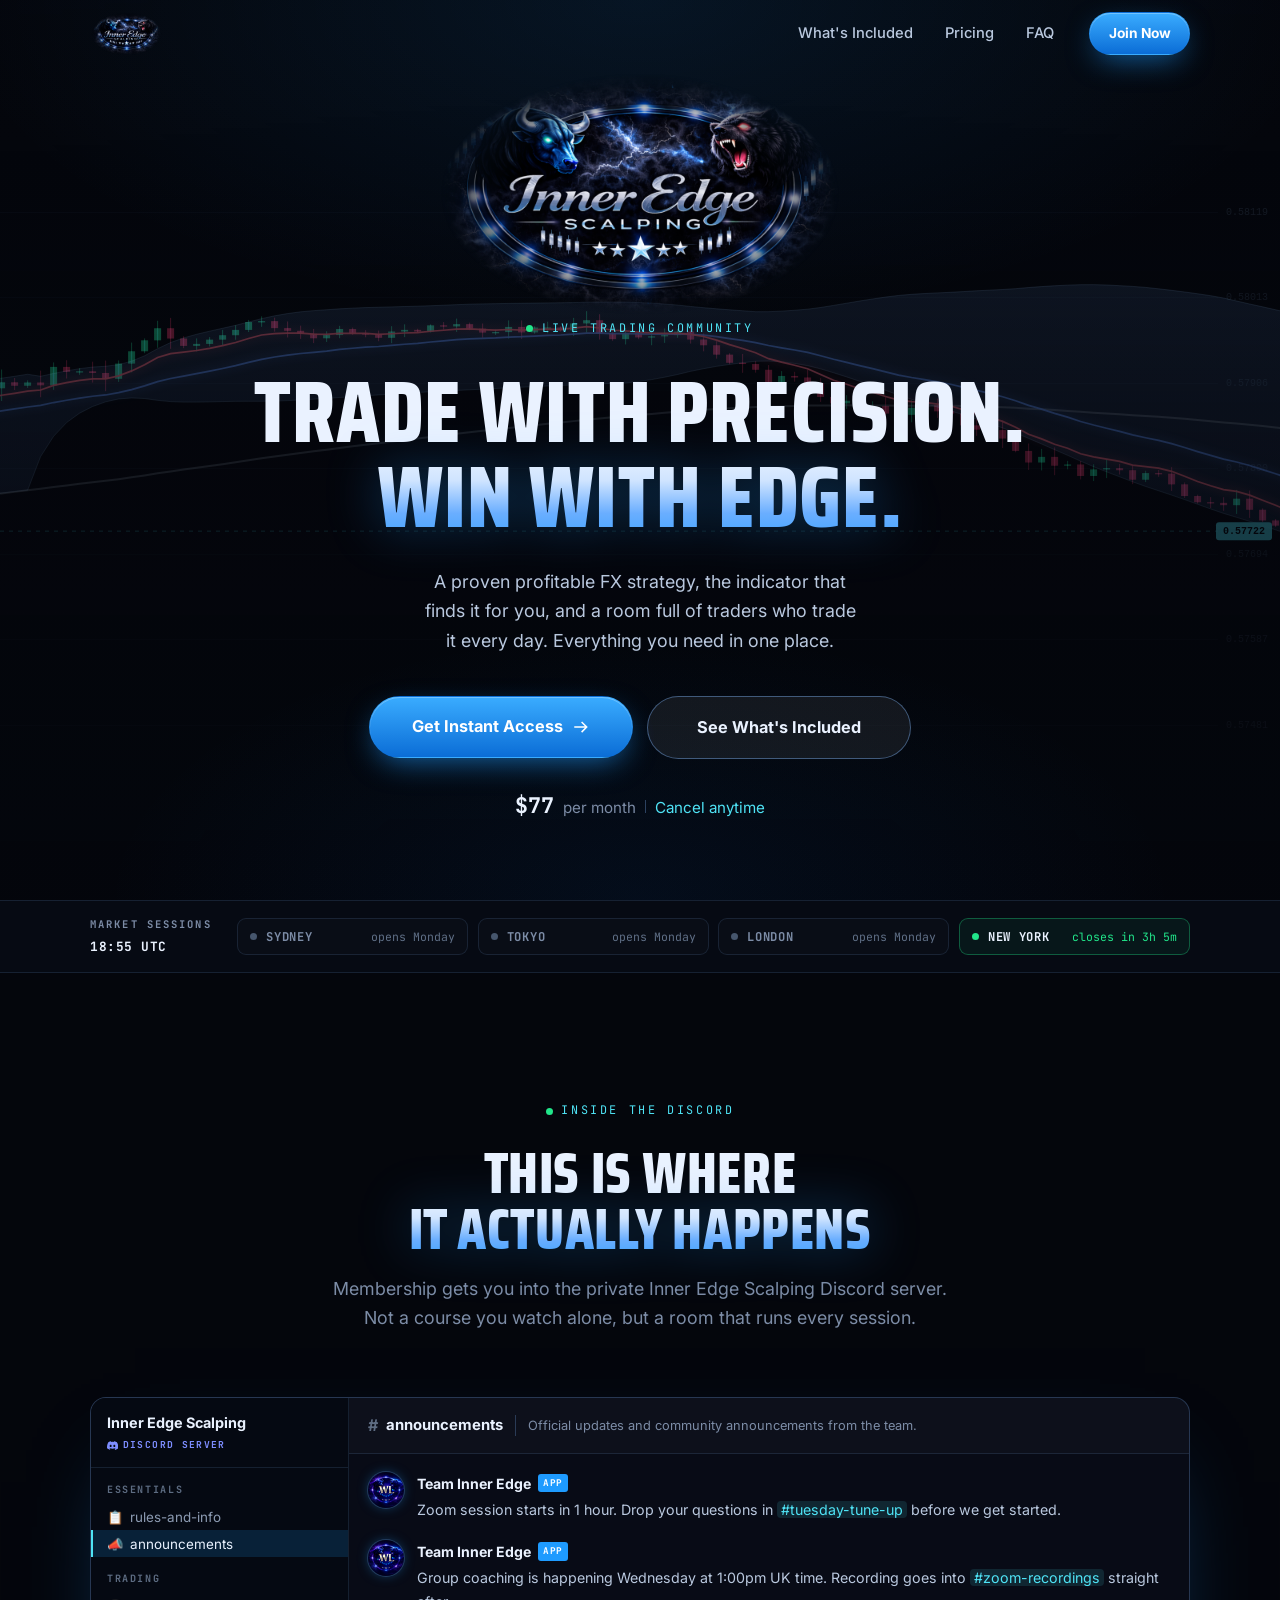
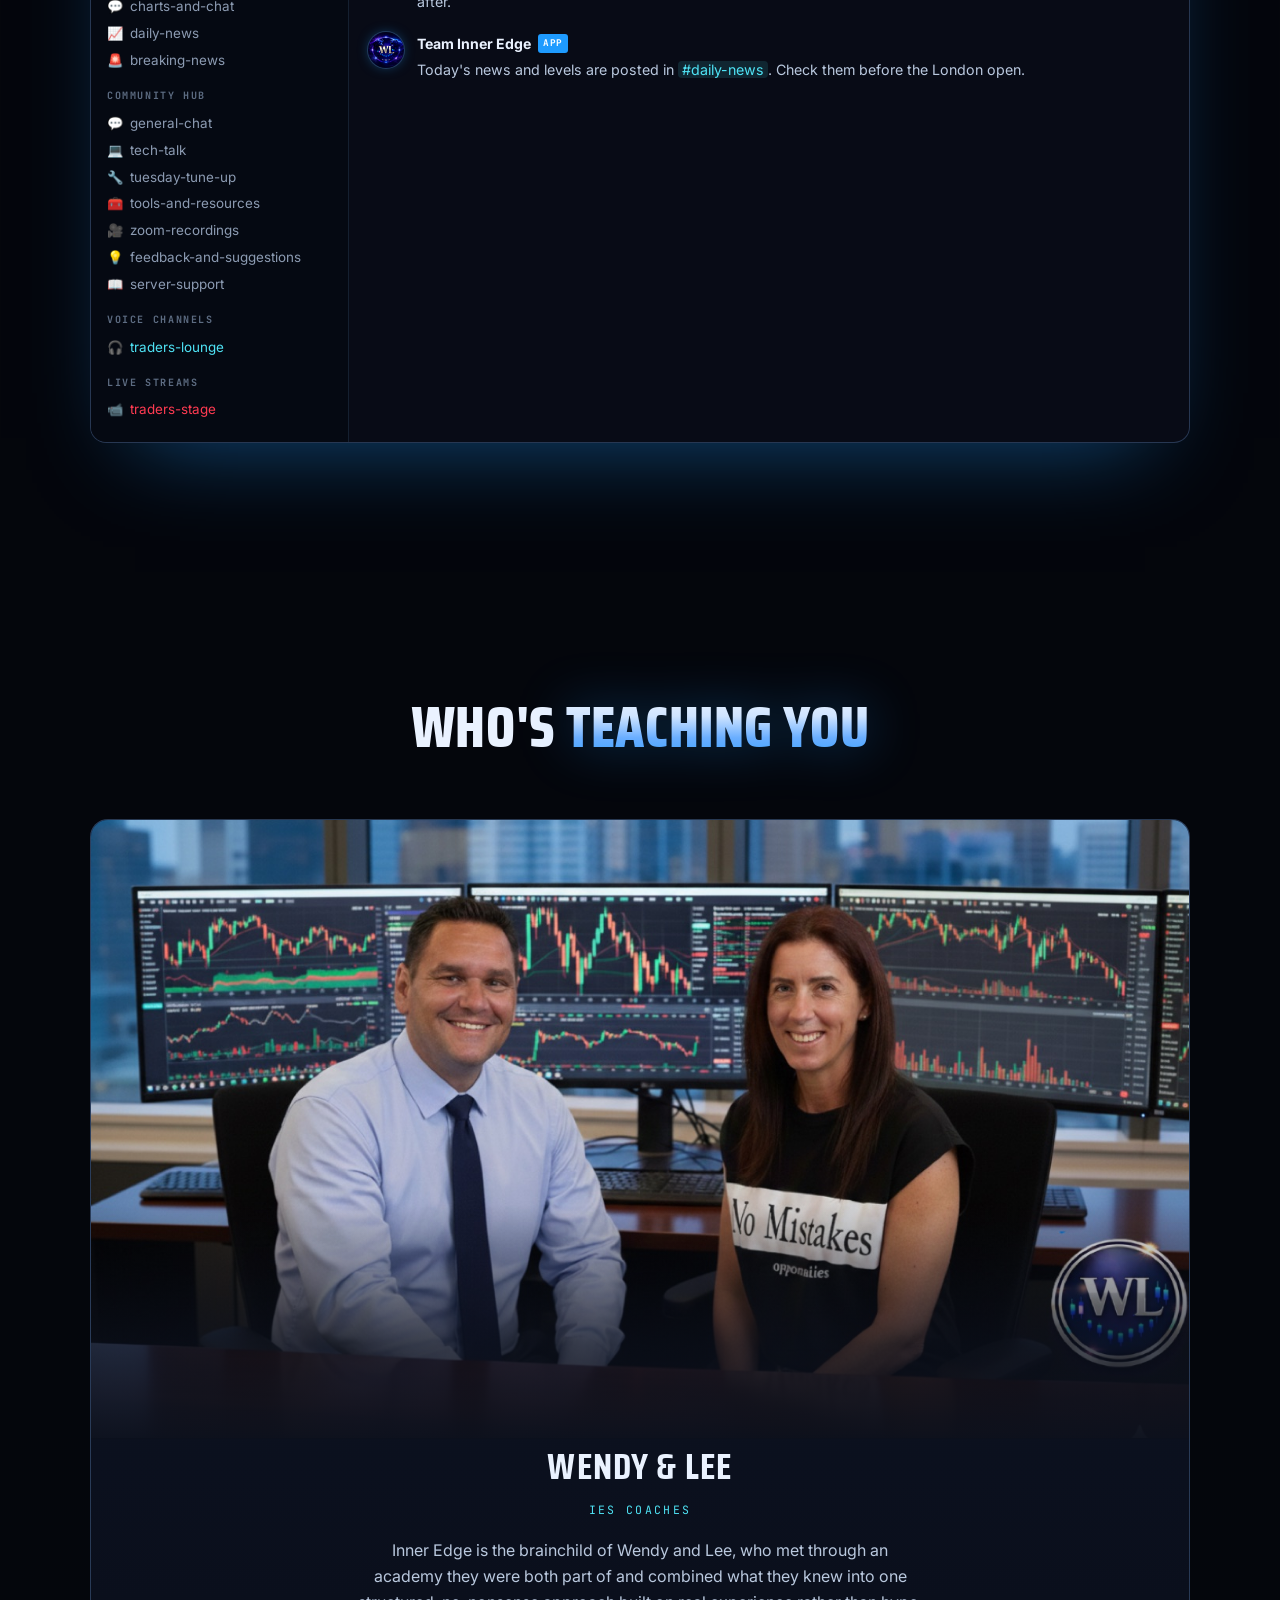
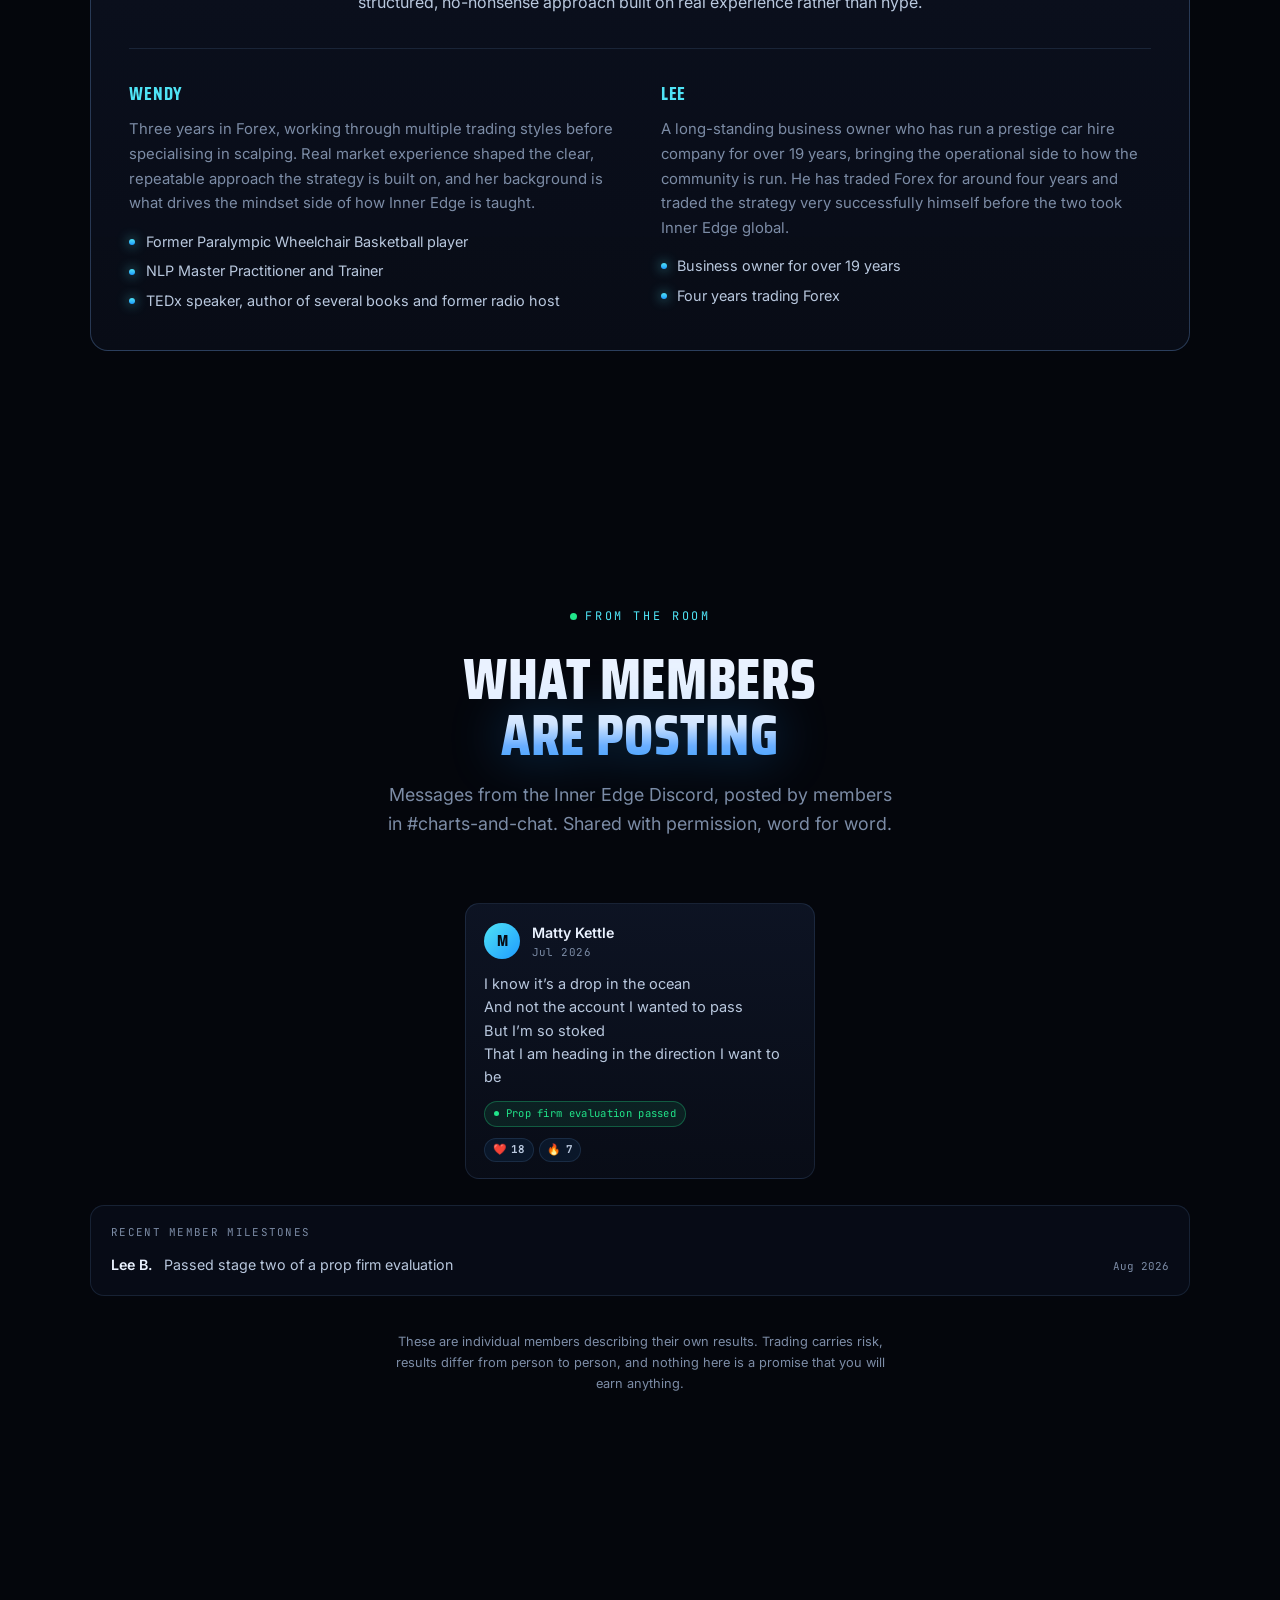
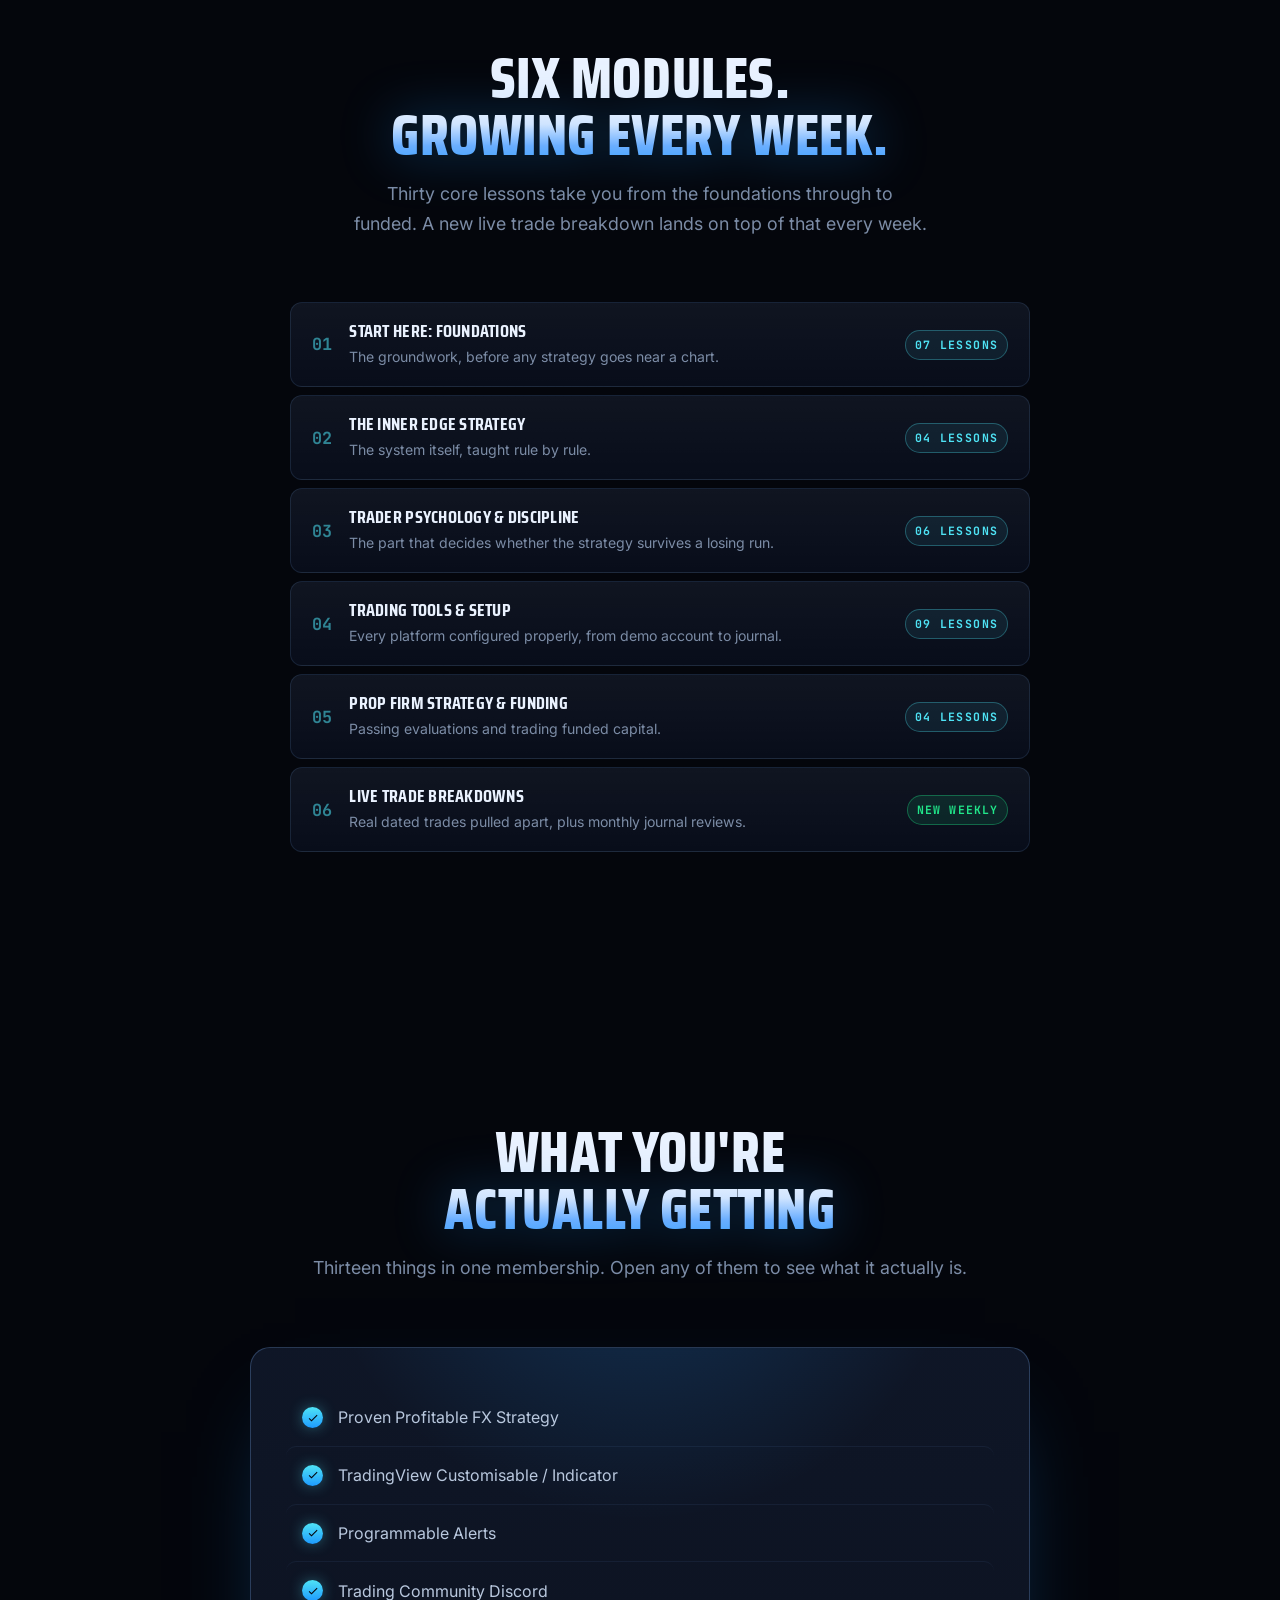
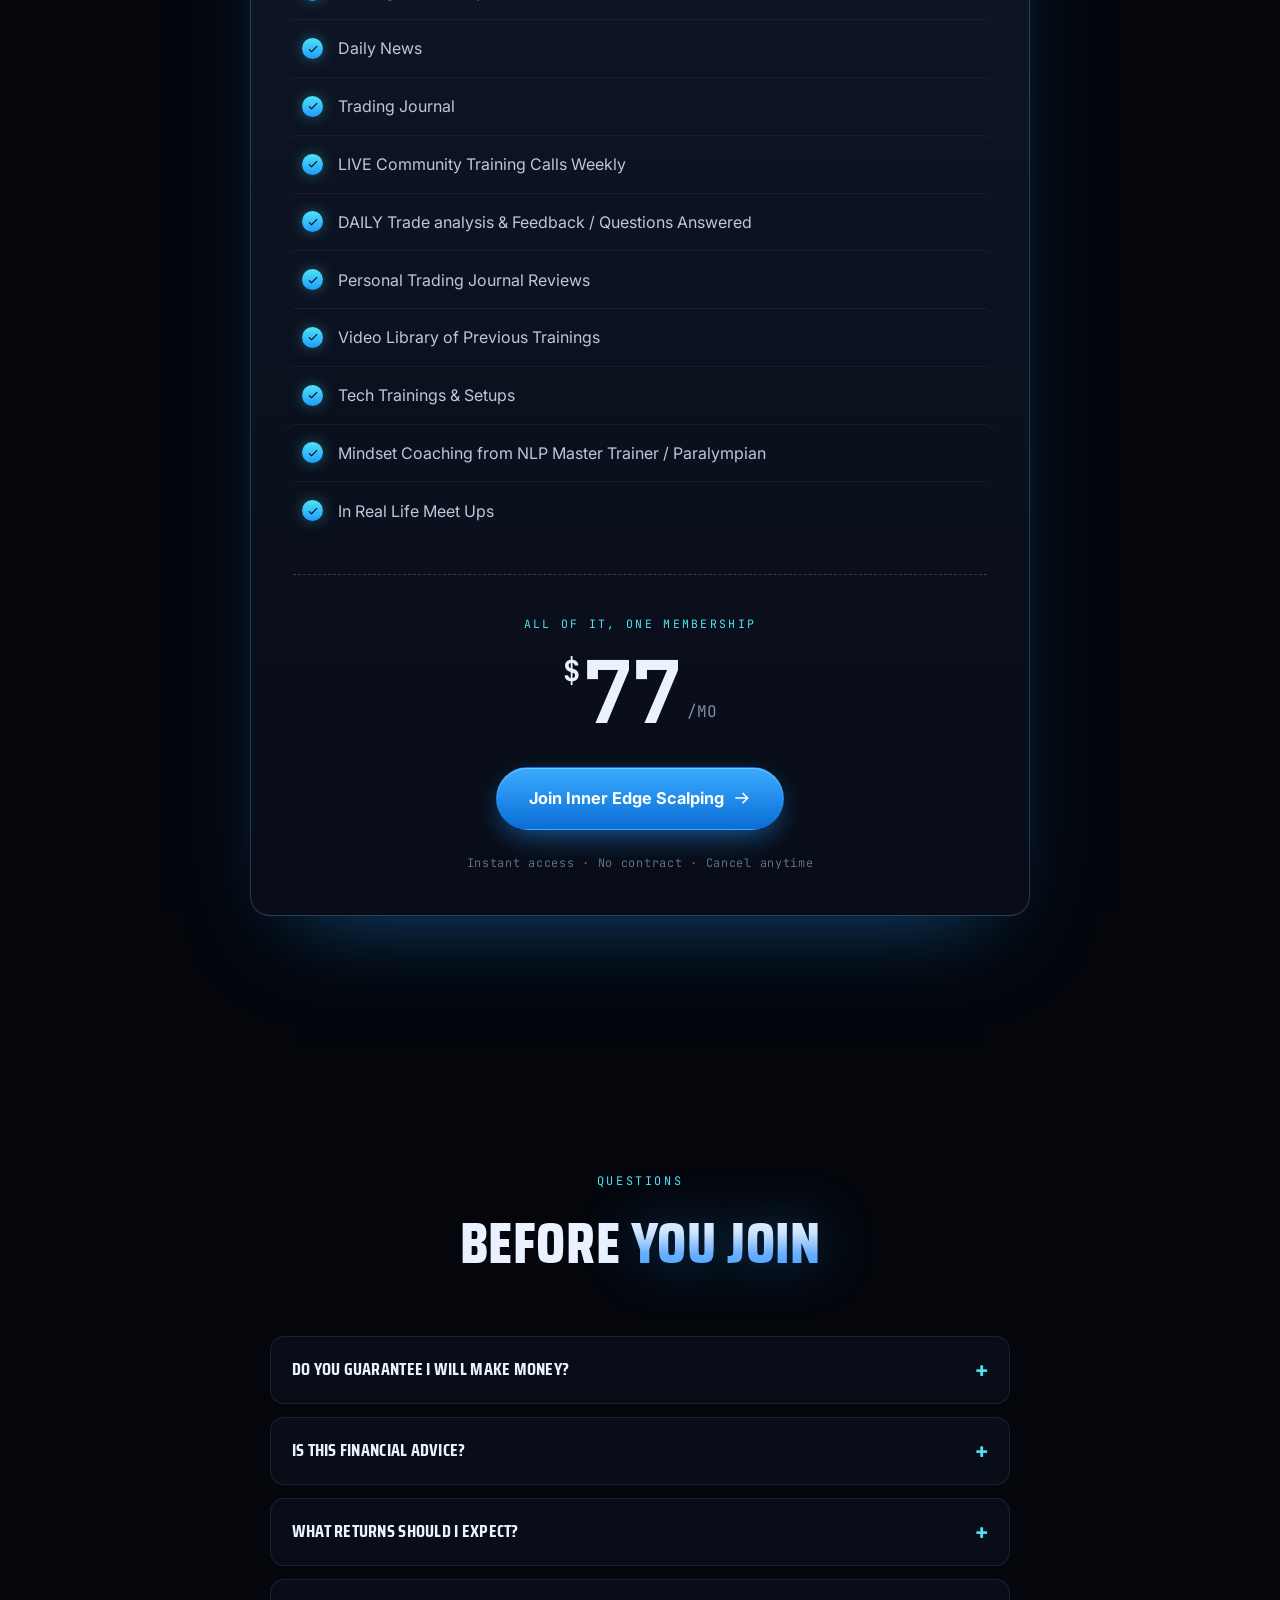
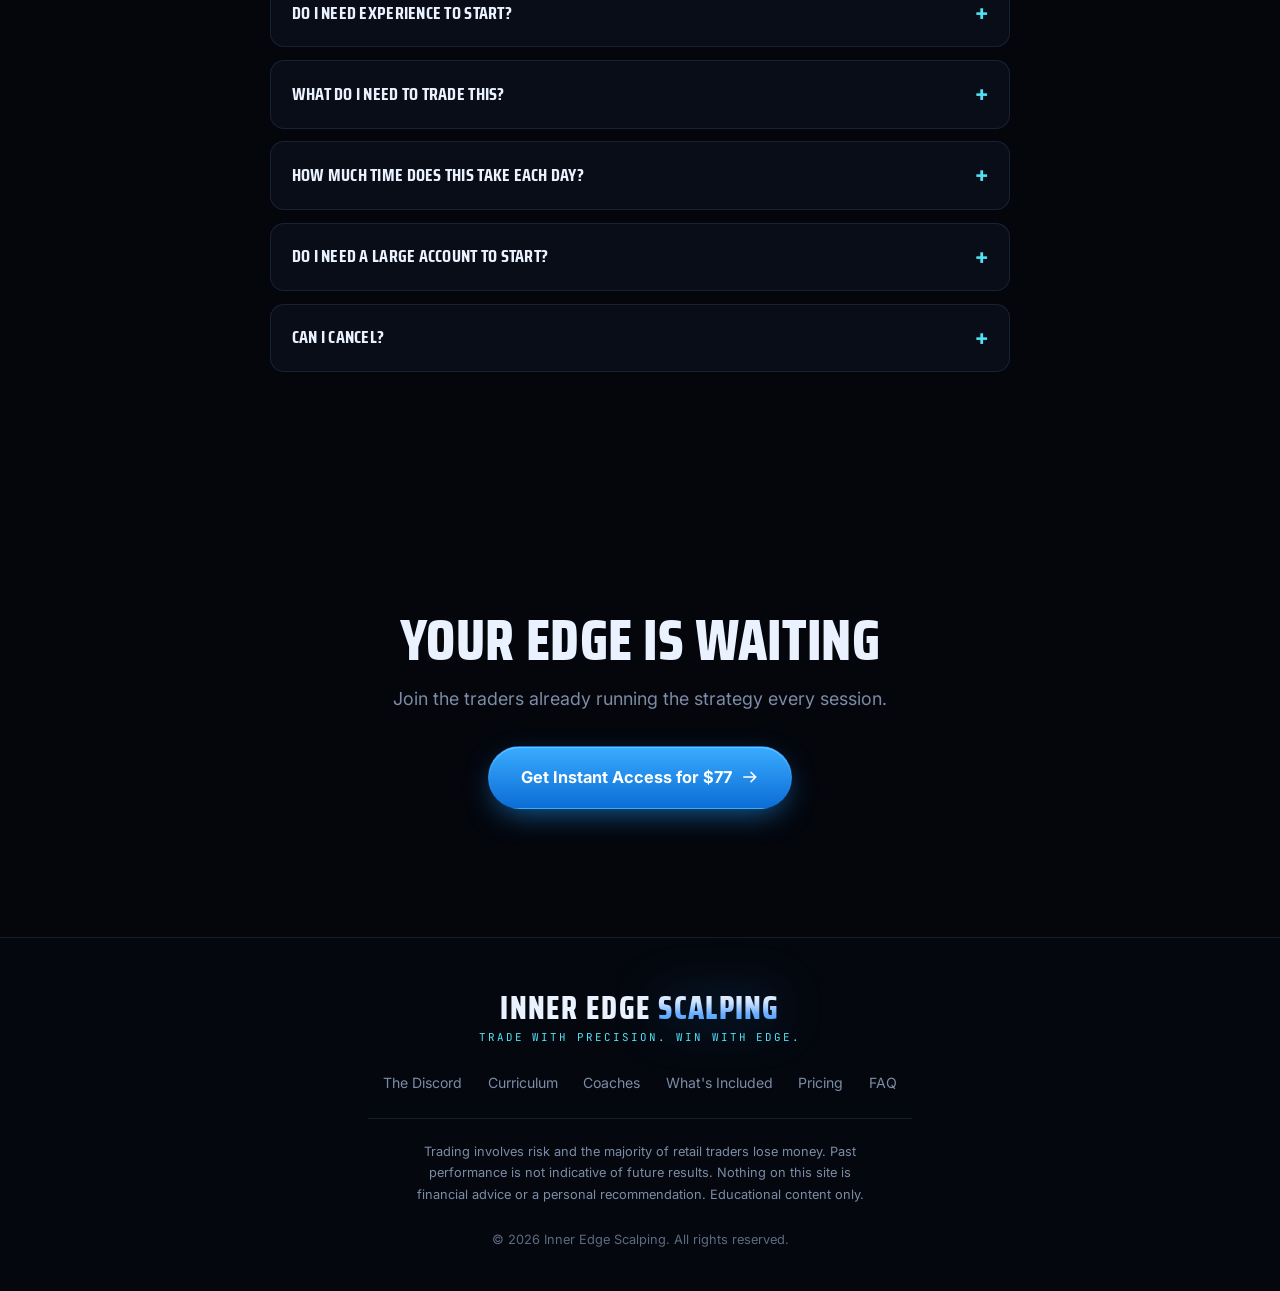
<file: index.html>
<!DOCTYPE html>
<html lang="en">
<head>
  <meta charset="UTF-8" />
  <meta name="viewport" content="width=device-width, initial-scale=1.0" />
  <title>Inner Edge Scalping | Trade With Precision. Win With Edge.</title>
  <meta name="description" content="A proven profitable FX strategy, a customisable TradingView indicator, live weekly training, daily trade analysis and a community of traders. All in one place for $77 per month." />

  <!-- Link preview (Discord, iMessage, Slack, socials). og:title matches
       <title> on purpose: brand name for search, tagline for the card.
       Keep them in sync. og:image MUST be absolute, a relative path
       silently fails in most scrapers. -->
  <meta property="og:type" content="website" />
  <meta property="og:site_name" content="Inner Edge Scalping" />
  <meta property="og:url" content="https://inneredgescalping.com/" />
  <meta property="og:title" content="Inner Edge Scalping | Trade With Precision. Win With Edge." />
  <meta property="og:description" content="A proven profitable FX strategy, a customisable TradingView indicator, live weekly training, daily trade analysis and a community of traders. All in one place for $77 per month." />
  <meta property="og:image" content="https://inneredgescalping.com/assets/og-card.jpg?v=2" />
  <meta property="og:image:width" content="1200" />
  <meta property="og:image:height" content="630" />
  <meta property="og:image:alt" content="Inner Edge Scalping bull and bear badge" />
  <meta name="twitter:card" content="summary_large_image" />
  <meta name="twitter:title" content="Inner Edge Scalping | Trade With Precision. Win With Edge." />
  <meta name="twitter:description" content="A proven profitable FX strategy, a customisable TradingView indicator, live weekly training, daily trade analysis and a community of traders. All in one place for $77 per month." />
  <meta name="twitter:image" content="https://inneredgescalping.com/assets/og-card.jpg?v=2" />
  <!-- WL badge rather than the Inner Edge oval: the oval's wordmark is
       unreadable at 16px, the circular WL mark still reads.
       Two renderings on purpose. 32px is a FLATTENED mark (navy disc, solid
       gold WL) because the real badge collapses to a dark blob at tab size.
       180/192 are the actual badge artwork, which has room to read.
       Do not "unify" these; test at 32px before changing either. -->
  <link rel="icon" type="image/png" sizes="32x32" href="assets/favicon-32.png" />
  <link rel="icon" type="image/png" sizes="192x192" href="assets/favicon-192.png?v=2" />
  <link rel="apple-touch-icon" sizes="180x180" href="assets/favicon-180.png?v=2" />
  <link rel="preconnect" href="https://fonts.googleapis.com" />
  <link rel="preconnect" href="https://fonts.gstatic.com" crossorigin />
  <link href="https://fonts.googleapis.com/css2?family=Inter:wght@400;500;600;700&family=JetBrains+Mono:wght@400;700&family=Saira+Condensed:wght@600;700;800&display=swap" rel="stylesheet" />
  <!-- bump ?v= on deploy so returning visitors do not get a cached stylesheet -->
  <link rel="stylesheet" href="css/styles.css?v=20260731d" />
</head>
<body>
  <a class="skip-link" href="#main">Skip to content</a>

  <!-- Ambient chart canvas: sits behind the whole page -->
  <canvas id="chartCanvas" aria-hidden="true"></canvas>
  <div class="bg-veil" aria-hidden="true"></div>
  <!-- Crosshair rides above the veil so it reads as UI, not background -->
  <canvas id="crossCanvas" aria-hidden="true"></canvas>

  <header class="nav" id="nav">
    <div class="wrap nav__inner">
      <a class="nav__brand" href="#top" aria-label="Inner Edge Scalping home">
        <img src="assets/logo-mark.png" alt="Inner Edge Scalping" />
      </a>
      <nav class="nav__links" id="navLinks" aria-label="Primary">
        <a href="#included">What's Included</a>
        <a href="https://inneredgescalping.com/joinies">Pricing</a>
        <a href="#faq">FAQ</a>
      </nav>
      <div class="nav__cta">
        <a class="btn btn--sm" href="https://inneredgescalping.com/joinies">Join Now</a>
        <button class="nav__toggle" id="navToggle" aria-expanded="false" aria-controls="navLinks" aria-label="Toggle menu">
          <span></span><span></span><span></span>
        </button>
      </div>
    </div>
  </header>

  <main id="main">
    <!-- ================= HERO ================= -->
    <section class="hero" id="top">
      <div class="wrap hero__inner">
        <img class="hero__logo" src="assets/logo-web.png" alt="Inner Edge Scalping" />

        <p class="eyebrow"><span class="dot"></span> Live Trading Community</p>

        <h1 class="hero__title">
          Trade With Precision.<br />
          <span class="grad">Win With Edge.</span>
        </h1>

        <p class="hero__sub">
          A proven profitable FX strategy, the indicator that finds it for you, and a room full of
          traders who trade it every day. Everything you need in one place.
        </p>

        <div class="hero__actions">
          <a class="btn btn--lg" href="https://inneredgescalping.com/joinies">
            Get Instant Access
            <svg viewBox="0 0 24 24" width="18" height="18" aria-hidden="true"><path fill="currentColor" d="M13.5 4.5 21 12l-7.5 7.5-1.42-1.41L17.17 13H3v-2h14.17l-5.09-5.09z"/></svg>
          </a>
          <a class="btn btn--ghost btn--lg" href="#included">See What's Included</a>
        </div>

        <div class="hero__price">
          <span class="hero__price-num">$77</span>
          <span class="hero__price-per">per month</span>
          <span class="hero__price-sep"></span>
          <span class="hero__price-note">Cancel anytime</span>
        </div>
      </div>
    </section>

    <!-- ================= MARKET SESSIONS =================
         Real open/closed state, computed from each exchange's own
         local time via Intl, so DST is always correct. -->
    <div class="sessions">
      <div class="wrap sessions__inner">
        <div class="sessions__head">
          <span class="sessions__label">Market Sessions</span>
          <span class="sessions__utc" id="sessionsUtc"></span>
        </div>
        <ul class="sessions__list" id="sessionsList"></ul>
      </div>
    </div>

    <!-- ================= INSIDE THE ROOM =================
         Discord sidebar rebuilt in markup rather than screenshotted,
         so no join links, member names or invites leak onto a public
         page. Channel names mirror the real server. -->
    <section class="section" id="room">
      <div class="wrap">
        <div class="head" data-reveal>
          <p class="eyebrow"><span class="dot"></span> Inside The Discord</p>
          <h2 class="h2">This Is Where<br /><span class="grad">It Actually Happens</span></h2>
          <p class="lede">
            Membership gets you into the private Inner Edge Scalping Discord server. Not a course
            you watch alone, but a room that runs every session.
          </p>
        </div>

        <div class="dc" data-reveal>
          <aside class="dc__side">
            <div class="dc__server">
              <span class="dc__server-name">
                Inner Edge Scalping
                <span class="dc__server-sub">
                  <svg viewBox="0 0 24 24" aria-hidden="true"><path fill="currentColor" d="M20.317 4.37a19.79 19.79 0 0 0-4.885-1.515.074.074 0 0 0-.079.037 13.78 13.78 0 0 0-.608 1.25 18.27 18.27 0 0 0-5.487 0 12.64 12.64 0 0 0-.617-1.25.077.077 0 0 0-.079-.037A19.736 19.736 0 0 0 3.677 4.37a.07.07 0 0 0-.32.027C.533 9.046-.32 13.58.099 18.057a.082.082 0 0 0 .031.057 19.9 19.9 0 0 0 5.993 3.03.078.078 0 0 0 .084-.028c.462-.63.874-1.295 1.226-1.994a.076.076 0 0 0-.041-.106 13.107 13.107 0 0 1-1.872-.892.077.077 0 0 1-.008-.128c.126-.094.252-.192.372-.291a.074.074 0 0 1 .077-.01c3.928 1.793 8.18 1.793 12.062 0a.074.074 0 0 1 .078.01c.12.099.246.197.373.291a.077.077 0 0 1-.006.127 12.3 12.3 0 0 1-1.873.893.077.077 0 0 0-.041.107c.36.698.772 1.362 1.225 1.993a.076.076 0 0 0 .84.028 19.839 19.839 0 0 0 6.002-3.03.077.077 0 0 0 .032-.054c.5-5.177-.838-9.674-3.549-13.66a.061.061 0 0 0-.031-.03zM8.02 15.33c-1.183 0-2.157-1.085-2.157-2.419 0-1.333.956-2.419 2.157-2.419 1.21 0 2.176 1.096 2.157 2.42 0 1.333-.956 2.418-2.157 2.418zm7.975 0c-1.183 0-2.157-1.085-2.157-2.419 0-1.333.955-2.419 2.157-2.419 1.21 0 2.176 1.096 2.157 2.42 0 1.333-.946 2.418-2.157 2.418z"/></svg>
                  Discord Server
                </span>
              </span>
            </div>

            <div class="dc__group">
              <p class="dc__cat">Essentials</p>
              <ul>
                <li><button type="button" data-ch="rules-and-info"><i>📋</i>rules-and-info</button></li>
                <li><button type="button" data-ch="announcements"><i>📣</i>announcements</button></li>
              </ul>
            </div>

            <div class="dc__group">
              <p class="dc__cat">Trading</p>
              <ul>
                <li><button type="button" data-ch="charts-and-chat"><i>💬</i>charts-and-chat</button></li>
                <li><button type="button" data-ch="daily-news"><i>📈</i>daily-news</button></li>
                <li><button type="button" data-ch="breaking-news"><i>🚨</i>breaking-news</button></li>
              </ul>
            </div>

            <div class="dc__group">
              <p class="dc__cat">Community Hub</p>
              <ul>
                <li><button type="button" data-ch="general-chat"><i>💬</i>general-chat</button></li>
                <li><button type="button" data-ch="tech-talk"><i>💻</i>tech-talk</button></li>
                <li><button type="button" data-ch="tuesday-tune-up"><i>🔧</i>tuesday-tune-up</button></li>
                <li><button type="button" data-ch="tools-and-resources"><i>🧰</i>tools-and-resources</button></li>
                <li><button type="button" data-ch="zoom-recordings"><i>🎥</i>zoom-recordings</button></li>
                <li><button type="button" data-ch="feedback-and-suggestions"><i>💡</i>feedback-and-suggestions</button></li>
                <li><button type="button" data-ch="server-support"><i>📖</i>server-support</button></li>
              </ul>
            </div>

            <div class="dc__group">
              <p class="dc__cat">Voice Channels</p>
              <ul><li class="is-voice"><button type="button" data-ch="traders-lounge"><i>🎧</i>traders-lounge</button></li></ul>
            </div>

            <div class="dc__group">
              <p class="dc__cat">Live Streams</p>
              <ul><li class="is-live"><button type="button" data-ch="traders-stage"><i>📹</i>traders-stage</button></li></ul>
            </div>
          </aside>

          <div class="dc__main">
            <header class="dc__top">
              <span class="dc__hash">#</span>
              <strong id="dcName">announcements</strong>
              <span class="dc__topic" id="dcTopic"></span>
            </header>
            <div class="dc__feed" id="dcFeed"></div>
          </div>
        </div>
      </div>
    </section>

    <!-- ================= INSTRUCTORS ================= -->
    <section class="section" id="coaches">
      <div class="wrap">
        <div class="head" data-reveal>
          <h2 class="h2">Who's <span class="grad">Teaching You</span></h2>
        </div>

        <div class="coach" data-reveal>
          <figure class="coach__photo">
            <img src="assets/coaches.jpg" alt="Wendy and Lee, the Inner Edge Scalping coaches, at their trading desks" />
          </figure>

          <div class="coach__inner">
            <div class="coach__top">
              <h3 class="coach__name">Wendy &amp; Lee</h3>
              <p class="coach__role">IES Coaches</p>
              <p class="coach__intro">
                Inner Edge is the brainchild of Wendy and Lee, who met through an academy they were
                both part of and combined what they knew into one structured, no-nonsense approach
                built on real experience rather than hype.
              </p>
            </div>

            <div class="coach__pair">
              <div class="coach__one">
                <h4>Wendy</h4>
                <p>
                  Three years in Forex, working through multiple trading styles before specialising
                  in scalping. Real market experience shaped the clear, repeatable approach the
                  strategy is built on, and her background is what drives the mindset side of how
                  Inner Edge is taught.
                </p>
                <ul class="coach__creds">
                  <li>Former Paralympic Wheelchair Basketball player</li>
                  <li>NLP Master Practitioner and Trainer</li>
                  <li>TEDx speaker, author of several books and former radio host</li>
                </ul>
              </div>

              <div class="coach__one">
                <h4>Lee</h4>
                <p>
                  A long-standing business owner who has run a prestige car hire company for over
                  19 years, bringing the operational side to how the community is run. He has traded
                  Forex for around four years and traded the strategy very successfully himself
                  before the two took Inner Edge global.
                </p>
                <ul class="coach__creds">
                  <li>Business owner for over 19 years</li>
                  <li>Four years trading Forex</li>
                </ul>
              </div>
            </div>
          </div>
        </div>
      </div>
    </section>

    <!-- ================= WINS / SOCIAL PROOF =================
         Real member messages lifted from the Discord, rebuilt in markup.
         Content lives in the WINS array in js/main.js §7. The section stays
         hidden until that array has real entries in it, so an empty shell
         never ships. Never write a message that a member did not post. -->
    <section class="section" id="wins" hidden>
      <div class="wrap">
        <div class="head" data-reveal>
          <p class="eyebrow"><span class="dot"></span> From The Room</p>
          <h2 class="h2">What Members<br /><span class="grad">Are Posting</span></h2>
          <p class="lede">
            Messages from the Inner Edge Discord, posted by members in
            #charts-and-chat. Shared with permission, word for word.
          </p>
        </div>

        <div class="wins" id="winsGrid" data-reveal></div>

        <!-- Milestones are statements of fact about a member's result, used
             when we hold proof but no message from them. Never phrase one as
             a quote, because they did not say it. -->
        <div class="miles" id="winsMiles" data-reveal hidden>
          <p class="miles__cap">Recent member milestones</p>
          <ul class="miles__list" id="winsMilesList"></ul>
        </div>

        <p class="wins__note" data-reveal>
          These are individual members describing their own results. Trading carries
          risk, results differ from person to person, and nothing here is a promise
          that you will earn anything.
        </p>
      </div>
    </section>

    <!-- ================= CURRICULUM ================= -->
    <section class="section" id="curriculum">
      <div class="wrap wrap--mid">
        <div class="head" data-reveal>
          <h2 class="h2">Six Modules.<br /><span class="grad">Growing Every Week.</span></h2>
          <p class="lede">
            Thirty core lessons take you from the foundations through to funded. A new live trade
            breakdown lands on top of that every week.
          </p>
        </div>

        <ol class="mod" data-reveal>
          <li>
            <details>
              <summary class="mod__row">
                <span class="mod__n">01</span>
                <span class="mod__head">
                  <h3>Start Here: Foundations</h3>
                  <p>The groundwork, before any strategy goes near a chart.</p>
                </span>
                <span class="mod__count">07</span>
              </summary>
                <ul class="mod__lessons">
                    <li>Join the Community (Discord Access)</li>
                    <li>How the Forex Market Really Moves</li>
                    <li>Understanding Trend Structure</li>
                    <li>Pullbacks &amp; Market Timing</li>
                    <li>Reading Candlesticks with Intent</li>
                    <li>The 3 Phases of the Market</li>
                    <li>Common Trading Mistakes (Avoid These Early)</li>
                </ul>
            </details>
          </li>
          <li>
            <details>
              <summary class="mod__row">
                <span class="mod__n">02</span>
                <span class="mod__head">
                  <h3>The Inner Edge Strategy</h3>
                  <p>The system itself, taught rule by rule.</p>
                </span>
                <span class="mod__count">04</span>
              </summary>
                <ul class="mod__lessons">
                    <li>Chart Setup &amp; Initial Configuration</li>
                    <li>The 5-Minute Entry Model</li>
                    <li>Stop Loss Placement (Precision &amp; Protection)</li>
                    <li>The Re-Entry Model</li>
                </ul>
            </details>
          </li>
          <li>
            <details>
              <summary class="mod__row">
                <span class="mod__n">03</span>
                <span class="mod__head">
                  <h3>Trader Psychology &amp; Discipline</h3>
                  <p>The part that decides whether the strategy survives a losing run.</p>
                </span>
                <span class="mod__count">06</span>
              </summary>
                <ul class="mod__lessons">
                    <li>Your Personal Trading Blueprint</li>
                    <li>Shaping Your Trading Perspective</li>
                    <li>Mastering Your Nervous System</li>
                    <li>Breaking Limiting Beliefs in Trading</li>
                    <li>The Role of Mentorship in Trading Growth</li>
                    <li>Vision &amp; Goal Setting for Traders</li>
                </ul>
            </details>
          </li>
          <li>
            <details>
              <summary class="mod__row">
                <span class="mod__n">04</span>
                <span class="mod__head">
                  <h3>Trading Tools &amp; Setup</h3>
                  <p>Every platform configured properly, from demo account to journal.</p>
                </span>
                <span class="mod__count">09</span>
              </summary>
                <ul class="mod__lessons">
                    <li>Setting Up a Demo Account for MT5</li>
                    <li>Setting Up MT5</li>
                    <li>Charting Platform: TradingView</li>
                    <li>MT5 Entry Execution</li>
                    <li>TradeLocker Entry Execution</li>
                    <li>Executing Trades (MT5 &amp; TradeLocker)</li>
                    <li>How to Use Trade Assist MT5</li>
                    <li>Trade Manager InvestSoft for MT5</li>
                    <li>Building Your Trading Journal the Right Way</li>
                </ul>
            </details>
          </li>
          <li>
            <details>
              <summary class="mod__row">
                <span class="mod__n">05</span>
                <span class="mod__head">
                  <h3>Prop Firm Strategy &amp; Funding</h3>
                  <p>Passing evaluations and trading funded capital.</p>
                </span>
                <span class="mod__count">04</span>
              </summary>
                <ul class="mod__lessons">
                    <li>How Prop Firms Work</li>
                    <li>The Mindset for Passing Challenges</li>
                    <li>How to Use a Free Trial to Prepare</li>
                    <li>Getting Funded: Tools &amp; Requirements</li>
                </ul>
            </details>
          </li>
          <li>
            <details>
              <summary class="mod__row">
                <span class="mod__n">06</span>
                <span class="mod__head">
                  <h3>Live Trade Breakdowns</h3>
                  <p>Real dated trades pulled apart, plus monthly journal reviews.</p>
                </span>
                <span class="mod__count mod__count--live">New weekly</span>
              </summary>
                <p class="mod__note">A new breakdown is added every week, along with monthly journal reviews, so this module keeps growing for as long as you are a member. Everything already in there is yours from day one.</p>
            </details>
          </li>
        </ol>
      </div>
    </section>

    <!-- ================= VALUE STACK =================
         Replaces the old feature panels AND the separate pricing
         card, which were listing the same 13 items twice. -->
    <section class="section" id="included">
      <div class="wrap wrap--mid">
        <div class="head" data-reveal>
          <h2 class="h2">What You're<br /><span class="grad">Actually Getting</span></h2>
          <p class="lede">
            Thirteen things in one membership. Open any of them to see what it actually is.
          </p>
        </div>

        <div class="vs" data-reveal>
          <div class="vs__glow" aria-hidden="true"></div>

          <ul class="vs__list">
            <li class="vs__item" tabindex="0">
              <div class="vs__row">
                <span class="vs__name">Proven Profitable FX Strategy</span>
              </div>
              <div class="vs__reveal"><div class="vs__revealInner">
                <p class="vs__desc">The rules-based system the whole room trades. You learn the exact setup, the entry trigger, where the stop goes and how the target is chosen, so you can run it yourself instead of copying someone else's signals.</p>
              </div></div>
            </li>
            <li class="vs__item" tabindex="0">
              <div class="vs__row">
                <span class="vs__name">TradingView Customisable / Indicator</span>
              </div>
              <div class="vs__reveal"><div class="vs__revealInner">
                <p class="vs__desc">The IES Indicator loaded onto your own TradingView charts. It plots the bands, the moving averages and the setup conditions for you, and the inputs are yours to adjust to the pairs and timeframes you actually trade.</p>
              </div></div>
            </li>
            <li class="vs__item" tabindex="0">
              <div class="vs__row">
                <span class="vs__name">Programmable Alerts</span>
              </div>
              <div class="vs__reveal"><div class="vs__revealInner">
                <p class="vs__desc">Alerts you configure once on your own charts. TradingView then notifies you the moment the setup conditions appear, so you are not sat in front of price all session waiting for one to form.</p>
              </div></div>
            </li>
            <li class="vs__item" tabindex="0">
              <div class="vs__row">
                <span class="vs__name">Trading Community Discord</span>
              </div>
              <div class="vs__reveal"><div class="vs__revealInner">
                <p class="vs__desc">The private server. Channels for charts, daily news, breaking news, tools and tech help, plus voice rooms and live streams where members trade the session together in real time.</p>
              </div></div>
            </li>
            <li class="vs__item" tabindex="0">
              <div class="vs__row">
                <span class="vs__name">Daily News</span>
              </div>
              <div class="vs__reveal"><div class="vs__revealInner">
                <p class="vs__desc">A daily post covering the releases and price levels that matter for the session ahead, filtered down to what actually affects a scalper rather than a full macro report you have to wade through.</p>
              </div></div>
            </li>
            <li class="vs__item" tabindex="0">
              <div class="vs__row">
                <span class="vs__name">Trading Journal</span>
              </div>
              <div class="vs__reveal"><div class="vs__revealInner">
                <p class="vs__desc">A journal built around this strategy. You log the entry, the exit, how well the setup graded and what you got wrong, in a consistent format, so the patterns in your own results become impossible to miss.</p>
              </div></div>
            </li>
            <li class="vs__item" tabindex="0">
              <div class="vs__row">
                <span class="vs__name">LIVE Community Training Calls Weekly</span>
              </div>
              <div class="vs__reveal"><div class="vs__revealInner">
                <p class="vs__desc">A live call every week. Charts get reviewed in real time, questions get answered on the spot, and the recording lands in the library afterwards if you cannot make it.</p>
              </div></div>
            </li>
            <li class="vs__item" tabindex="0">
              <div class="vs__row">
                <span class="vs__name">DAILY Trade analysis &amp; Feedback / Questions Answered</span>
              </div>
              <div class="vs__reveal"><div class="vs__revealInner">
                <p class="vs__desc">Post a trade in the Discord and get it broken down: what was right, what was wrong, and what to do differently next time. Every day, not only on call days.</p>
              </div></div>
            </li>
            <li class="vs__item" tabindex="0">
              <div class="vs__row">
                <span class="vs__name">Personal Trading Journal Reviews</span>
              </div>
              <div class="vs__reveal"><div class="vs__revealInner">
                <p class="vs__desc">One to one review of your journal. Someone experienced reads what you have actually been doing and tells you where the money is leaking, rather than leaving you to guess at it alone.</p>
              </div></div>
            </li>
            <li class="vs__item" tabindex="0">
              <div class="vs__row">
                <span class="vs__name">Video Library of Previous Trainings</span>
              </div>
              <div class="vs__reveal"><div class="vs__revealInner">
                <p class="vs__desc">Every past training session, recorded and organised by topic. Join today and the whole back catalogue opens up immediately, so joining late costs you nothing.</p>
              </div></div>
            </li>
            <li class="vs__item" tabindex="0">
              <div class="vs__row">
                <span class="vs__name">Tech Trainings &amp; Setups</span>
              </div>
              <div class="vs__reveal"><div class="vs__revealInner">
                <p class="vs__desc">Walkthroughs for getting your tools right: TradingView layout, loading the indicator, wiring up alerts, and your execution setup, so the platform is never the reason a trade goes wrong.</p>
              </div></div>
            </li>
            <li class="vs__item" tabindex="0">
              <div class="vs__row">
                <span class="vs__name">Mindset Coaching from NLP Master Trainer / Paralympian</span>
              </div>
              <div class="vs__reveal"><div class="vs__revealInner">
                <p class="vs__desc">The psychological side, which is where most traders actually lose. Discipline, sizing fear, handling a losing run and trading on tilt, worked through with a qualified NLP Master Trainer and Paralympian.</p>
              </div></div>
            </li>
            <li class="vs__item" tabindex="0">
              <div class="vs__row">
                <span class="vs__name">In Real Life Meet Ups</span>
              </div>
              <div class="vs__reveal"><div class="vs__revealInner">
                <p class="vs__desc">Members meet in person through the year. Trade together, learn together, and put faces to the people you have been talking to in the room every day.</p>
              </div></div>
            </li>
          </ul>

          <div class="vs__pay" id="pricing">
            <p class="vs__pay-label">All of it, one membership</p>
            <div class="vs__amount">
              <span class="vs__cur">$</span><span class="vs__num">77</span><span class="vs__per">/MO</span>
            </div>
            <a class="btn btn--lg" href="https://inneredgescalping.com/joinies">
              Join Inner Edge Scalping
              <svg viewBox="0 0 24 24" width="18" height="18" aria-hidden="true"><path fill="currentColor" d="M13.5 4.5 21 12l-7.5 7.5-1.42-1.41L17.17 13H3v-2h14.17l-5.09-5.09z"/></svg>
            </a>
            <p class="vs__fine">Instant access &middot; No contract &middot; Cancel anytime</p>
          </div>
        </div>
      </div>
    </section>

    <!-- ================= FAQ ================= -->
    <section class="section" id="faq">
      <div class="wrap wrap--narrow">
        <div class="head" data-reveal>
          <p class="eyebrow">Questions</p>
          <h2 class="h2">Before <span class="grad">You Join</span></h2>
        </div>

        <div class="faq" data-reveal>
          <details>
            <summary>Do you guarantee I will make money?</summary>
            <p>No, and be careful of anyone in this industry who does. Trading carries real risk and the majority of retail traders lose money. What a membership gets you is a defined strategy, the tools to run it, structured training and people who trade it every session. What you do with that is down to your own discipline, risk management and execution.</p>
          </details>
          <details>
            <summary>Is this financial advice?</summary>
            <p>No. Everything here is educational. We do not manage money, place trades on your behalf, or tell you what to buy or sell. Nothing on this site or in the community should be treated as a personal recommendation. If you need advice about your own circumstances, speak to a regulated financial adviser.</p>
          </details>
          <details>
            <summary>What returns should I expect?</summary>
            <p>We do not publish return targets, because any honest answer depends on your account size, your risk per trade, how consistently you follow the rules and what the market is doing. Anyone promising you a monthly percentage is guessing or selling.</p>
          </details>
          <details>
            <summary>Do I need experience to start?</summary>
            <p>No. The course starts at the foundations and the Trading Tools and Setup module walks you through getting your platform working before you place anything. Start on a demo account, which is exactly what the first tool lesson covers.</p>
          </details>
          <details>
            <summary>What do I need to trade this?</summary>
            <p>A TradingView account for charting and a broker account on MetaTrader 5 or TradeLocker for execution. The setup lessons walk through both, including opening a free demo account first.</p>
          </details>
          <details>
            <summary>How much time does this take each day?</summary>
            <p>It is a scalping strategy, so it is session based rather than all day. Programmable alerts mean you are not watching charts waiting for a setup to appear.</p>
          </details>
          <details>
            <summary>Do I need a large account to start?</summary>
            <p>No, and you should not start with real money at all until the strategy is working on demo. The Prop Firm Strategy module also covers trading funded capital, which is an option once you can trade consistently.</p>
          </details>
          <details>
            <summary>Can I cancel?</summary>
            <p>Yes. It is $77 per month and you can cancel at any time. You keep access for the period you have paid for.</p>
          </details>
        </div>
      </div>
    </section>

    <!-- ================= FINAL CTA ================= -->
    <section class="cta">
      <div class="wrap cta__inner" data-reveal>
        <h2 class="h2">Your Edge Is Waiting</h2>
        <p class="lede">Join the traders already running the strategy every session.</p>
        <a class="btn btn--lg" href="https://inneredgescalping.com/joinies">
          Get Instant Access for $77
          <svg viewBox="0 0 24 24" width="18" height="18" aria-hidden="true"><path fill="currentColor" d="M13.5 4.5 21 12l-7.5 7.5-1.42-1.41L17.17 13H3v-2h14.17l-5.09-5.09z"/></svg>
        </a>
      </div>
    </section>
  </main>

  <footer class="foot">
    <div class="wrap foot__inner">
      <div class="foot__brand">
        <p class="foot__mark">Inner Edge <span class="grad">Scalping</span></p>
        <p class="foot__tag">Trade With Precision. Win With Edge.</p>
      </div>

      <nav class="foot__nav" aria-label="Footer">
        <a href="#room">The Discord</a>
        <a href="#curriculum">Curriculum</a>
        <a href="#coaches">Coaches</a>
        <a href="#included">What's Included</a>
        <a href="https://inneredgescalping.com/joinies">Pricing</a>
        <a href="#faq">FAQ</a>
      </nav>

      <p class="foot__disc">
        Trading involves risk and the majority of retail traders lose money. Past performance is not
        indicative of future results. Nothing on this site is financial advice or a personal
        recommendation. Educational content only.
      </p>
      <p class="foot__copy">&copy; <span data-year></span> Inner Edge Scalping. All rights reserved.</p>
    </div>
  </footer>

  <script src="js/main.js?v=20260731d" defer></script>
</body>
</html>
</file>
<file: css/styles.css>
/* ============================================================
   Inner Edge Scalping — sales page
   Palette + type derived from the bull/bear chrome logo:
   near-black navy base, electric blue glow, chrome headings,
   cyan/red as the up/down accents, mono for every number.
   ============================================================ */

:root {
  /* Surfaces */
  --void:   #04060c;
  --ink:    #070b14;
  --panel:  #0b1120;
  --panel-2:#0e1526;
  --line:   rgba(120, 170, 235, 0.14);
  --line-2: rgba(120, 170, 235, 0.28);

  /* Brand */
  --electric: #1e9bff;
  --electric-d:#0b6dd6;
  --cyan:     #4fe3f5;
  --up:       #21e58a;
  --down:     #ff3b52;

  /* Text */
  --chrome: #eaf2ff;
  --text:   #b9c8de;
  --muted:  #7c8ca6;

  /* Type */
  --f-display: 'Saira Condensed', 'Inter', system-ui, sans-serif;
  --f-body:    'Inter', system-ui, -apple-system, sans-serif;
  --f-mono:    'JetBrains Mono', ui-monospace, monospace;

  /* Layout */
  --wrap: 1180px;
  --gutter: clamp(1.15rem, 4vw, 2.5rem);
  --radius: 16px;
  --nav-h: 68px;

  --ease: cubic-bezier(.22, .61, .36, 1);
}

* { box-sizing: border-box; }

html { scroll-behavior: smooth; }

body {
  margin: 0;
  background: var(--void);
  color: var(--text);
  font-family: var(--f-body);
  font-size: 16px;
  line-height: 1.65;
  -webkit-font-smoothing: antialiased;
  overflow-x: hidden;
}

img { max-width: 100%; display: block; }
a { color: inherit; text-decoration: none; }
ul { list-style: none; margin: 0; padding: 0; }

.skip-link {
  position: absolute; left: -9999px; top: 0; z-index: 200;
  background: var(--electric); color: #fff; padding: .7rem 1.1rem; border-radius: 0 0 8px 0;
}
.skip-link:focus { left: 0; }

.wrap { width: 100%; max-width: var(--wrap); margin: 0 auto; padding-inline: var(--gutter); }
.wrap--narrow { max-width: 820px; }
.wrap--mid { max-width: 860px; }

/* ---------- Ambient chart canvas ---------- */
#chartCanvas {
  position: fixed; inset: 0;
  width: 100%; height: 100%;
  z-index: 0;
  pointer-events: none;
}
/* Veil keeps the chart readable-but-quiet behind content */
.bg-veil {
  position: fixed; inset: 0; z-index: 1; pointer-events: none;
  background:
    radial-gradient(90% 60% at 50% 0%, rgba(30,155,255,.10), transparent 60%),
    radial-gradient(70% 50% at 50% 100%, rgba(11,109,214,.08), transparent 60%),
    linear-gradient(180deg, rgba(4,6,12,.40) 0%, rgba(4,6,12,.68) 45%, rgba(4,6,12,.86) 100%);
}
#crossCanvas {
  position: fixed; inset: 0;
  width: 100%; height: 100%;
  z-index: 2;
  pointer-events: none;
}
main, .nav, .foot { position: relative; z-index: 3; }

/* ---------- Type ---------- */
.h2, .hero__title {
  font-family: var(--f-display);
  font-weight: 800;
  text-transform: uppercase;
  letter-spacing: .01em;
  line-height: .98;
  color: var(--chrome);
  margin: 0;
}
.h2 { font-size: clamp(2.1rem, 5.2vw, 3.6rem); }

/* Chrome/metallic sweep, echoes the logo lettering */
.grad {
  background: linear-gradient(180deg, #ffffff 0%, #cfe4ff 38%, #6aaeff 62%, #1e9bff 100%);
  -webkit-background-clip: text; background-clip: text;
  -webkit-text-fill-color: transparent; color: transparent;
  filter: drop-shadow(0 0 26px rgba(30,155,255,.35));
}

.eyebrow {
  font-family: var(--f-mono);
  font-size: .74rem;
  letter-spacing: .22em;
  text-transform: uppercase;
  color: var(--cyan);
  margin: 0 0 1.5rem;
  display: inline-flex; align-items: center; gap: .55rem;
}
.eyebrow .dot {
  width: 7px; height: 7px; border-radius: 50%;
  background: var(--up);
  box-shadow: 0 0 0 0 rgba(33,229,138,.6);
  animation: pulse 2.2s infinite;
}
@keyframes pulse {
  0%   { box-shadow: 0 0 0 0 rgba(33,229,138,.55); }
  70%  { box-shadow: 0 0 0 9px rgba(33,229,138,0); }
  100% { box-shadow: 0 0 0 0 rgba(33,229,138,0); }
}

/* text-wrap:balance evens out the line lengths on these short centred
   blocks, which stops the one-word orphan on the last line. */
.lede {
  font-size: clamp(1rem, 1.7vw, 1.12rem);
  color: var(--muted);
  max-width: 62ch;
  margin: 1rem 0 0;
  text-wrap: balance;
}
.h2, .hero__title, .hero__sub, .coach__intro, .vs__desc, .mod__head p {
  text-wrap: balance;
}

/* ---------- Buttons ---------- */
.btn {
  display: inline-flex; align-items: center; justify-content: center; gap: .55rem;
  font-weight: 700; font-size: .95rem;
  padding: .85rem 1.5rem;
  border-radius: 999px;
  border: 1px solid transparent;
  background: linear-gradient(180deg, #3aacff, #0b6dd6);
  color: #fff;
  box-shadow: 0 10px 30px -8px rgba(30,155,255,.65), inset 0 1px 0 rgba(255,255,255,.28);
  transition: transform .18s var(--ease), box-shadow .25s var(--ease), filter .2s var(--ease);
  cursor: pointer;
}
.btn:hover { transform: translateY(-2px); box-shadow: 0 16px 40px -8px rgba(30,155,255,.8), inset 0 1px 0 rgba(255,255,255,.35); filter: brightness(1.06); }
.btn:active { transform: translateY(0); }
.btn--lg { padding: 1.05rem 2rem; font-size: 1.02rem; }
.btn--sm { padding: .6rem 1.15rem; font-size: .86rem; }
.btn--block { width: 100%; }
.btn--ghost {
  background: rgba(255,255,255,.065);
  border-color: rgba(120,170,235,.45);
  color: var(--chrome);
  box-shadow: none;
  backdrop-filter: blur(6px);
}
.btn--ghost:hover { background: rgba(30,155,255,.10); border-color: var(--electric); box-shadow: 0 0 0 1px rgba(30,155,255,.25); }

/* ---------- Nav ---------- */
/* The whole bar is absent over the hero and drops in once the hero logo
   scrolls away, so the opening screen is just the logo and the headline.
   visibility (not just opacity) keeps it out of the tab order while hidden. */
.nav {
  position: fixed; top: 0; left: 0; right: 0; height: var(--nav-h);
  z-index: 60;
  display: flex; align-items: center;
  border-bottom: 1px solid transparent;
  opacity: 0;
  visibility: hidden;
  transform: translateY(-100%);
  transition: opacity .35s var(--ease), transform .35s var(--ease),
              visibility .35s var(--ease), background .3s var(--ease),
              border-color .3s var(--ease);
}
.nav.is-visible { opacity: 1; visibility: visible; transform: none; }
.nav.is-stuck {
  background: rgba(6,9,17,.82);
  backdrop-filter: blur(14px) saturate(1.2);
  border-bottom-color: var(--line);
}
/* Links sit against the logo, CTA pushed right. space-between let the
   uneven side widths knock the links off true centre, which read as
   accidental rather than deliberate. */
.nav__inner { display: flex; align-items: center; gap: 2.2rem; }
.nav__brand img {
  height: 46px; width: auto;
  mix-blend-mode: screen;
  /* logo art has a stormy near-black backdrop; feather it so no box edge shows */
  -webkit-mask-image: radial-gradient(ellipse 60% 58% at 50% 50%, #000 52%, transparent 80%);
          mask-image: radial-gradient(ellipse 60% 58% at 50% 50%, #000 52%, transparent 80%);
}
/* Anchored right, next to the CTA. Left-aligning them left the links
   parked at the width of the (invisible) logo, which looked arbitrary. */
.nav__links { display: flex; gap: 2rem; margin-left: auto; }
.nav__links a {
  font-size: .92rem; font-weight: 500; color: var(--text);
  position: relative; padding: .3rem 0;
  transition: color .2s var(--ease);
}
.nav__links a::after {
  content: ""; position: absolute; left: 0; bottom: -2px; height: 2px; width: 0;
  background: linear-gradient(90deg, var(--cyan), var(--electric));
  transition: width .25s var(--ease);
}
.nav__links a:hover { color: var(--chrome); }
.nav__links a:hover::after { width: 100%; }
.nav__cta { display: flex; align-items: center; gap: .8rem; }

.nav__toggle {
  display: none; flex-direction: column; gap: 5px;
  background: none; border: 0; padding: 6px; cursor: pointer;
}
.nav__toggle span { display: block; width: 24px; height: 2px; background: var(--chrome); border-radius: 2px; transition: transform .25s var(--ease), opacity .2s var(--ease); }
.nav__toggle.is-open span:nth-child(1) { transform: translateY(7px) rotate(45deg); }
.nav__toggle.is-open span:nth-child(2) { opacity: 0; }
.nav__toggle.is-open span:nth-child(3) { transform: translateY(-7px) rotate(-45deg); }

/* ---------- Hero ---------- */
.hero {
  min-height: 100svh;
  display: flex; flex-direction: column; align-items: center; justify-content: center;
  text-align: center;
  padding: calc(var(--nav-h) + 1.5rem) 0 4.5rem;
  position: relative;
}
.hero__inner { display: flex; flex-direction: column; align-items: center; }

.hero__logo {
  width: min(440px, 78vw);
  mix-blend-mode: screen;
  margin-top: -2.5rem;
  margin-bottom: -0.8rem;
  /* Feathered so the artwork's rectangular backdrop dissolves into the page */
  -webkit-mask-image: radial-gradient(ellipse 58% 56% at 50% 50%, #000 48%, transparent 78%);
          mask-image: radial-gradient(ellipse 58% 56% at 50% 50%, #000 48%, transparent 78%);
  filter: drop-shadow(0 0 70px rgba(30,155,255,.4));
  animation: floatIn 1s var(--ease) both;
}
@keyframes floatIn { from { opacity: 0; transform: translateY(14px) scale(.98); } to { opacity: 1; transform: none; } }

.hero__title {
  font-size: clamp(2.6rem, 7.4vw, 5.4rem);
  margin: .5rem 0 0;
}
.hero__sub {
  font-size: clamp(.98rem, 1.75vw, 1.12rem);
  color: var(--text);
  max-width: 58ch;
  margin: 1.7rem auto 0;
}
.hero__actions { display: flex; flex-wrap: wrap; gap: .9rem; justify-content: center; margin-top: 2.5rem; }
/* Equal width so the pair reads as one deliberate unit rather than two
   buttons sized by whatever their labels happened to be. */
.hero__actions .btn { min-width: 16.5rem; }

/* Deliberately NOT a pill. Dressed like the buttons above it, this read
   as a third clickable control when it is only a statement of price. */
.hero__price {
  display: inline-flex; align-items: baseline; gap: .55rem; flex-wrap: wrap; justify-content: center;
  margin-top: 1.9rem;
  padding: 0;
  border: 0;
  background: none;
}
.hero__price-num {
  font-family: var(--f-mono); font-weight: 700; font-size: 1.35rem;
  color: var(--chrome);
}
.hero__price-per { font-size: .95rem; color: var(--muted); }
.hero__price-sep { width: 1px; height: 13px; background: rgba(120,170,235,.35); align-self: center; }
.hero__price-note { font-size: .95rem; color: var(--cyan); }

/* ---------- Market sessions ---------- */
.sessions {
  border-block: 1px solid var(--line);
  background: rgba(8,12,22,.78);
  backdrop-filter: blur(12px);
  position: relative; z-index: 2;
  padding: .95rem 0;
}
.sessions__inner { display: flex; align-items: center; gap: 1.6rem; }

.sessions__head { display: flex; flex-direction: column; gap: .15rem; flex: none; }
.sessions__label {
  font-family: var(--f-mono); font-size: .66rem; font-weight: 700;
  letter-spacing: .2em; text-transform: uppercase; color: var(--muted);
}
.sessions__utc {
  font-family: var(--f-mono); font-size: .8rem; font-weight: 700;
  color: var(--chrome); letter-spacing: .04em;
}

.sessions__list { display: flex; flex: 1; gap: .6rem; }
.ses {
  flex: 1;
  display: flex; align-items: center; gap: .55rem;
  padding: .45rem .75rem;
  border: 1px solid var(--line);
  border-radius: 9px;
  background: rgba(255,255,255,.014);
  min-width: 0;
  transition: border-color .3s var(--ease), background .3s var(--ease);
}
.ses__dot {
  width: 7px; height: 7px; border-radius: 50%; flex: none;
  background: #46566d;
}
.ses__name {
  font-family: var(--f-mono); font-size: .76rem; font-weight: 700;
  letter-spacing: .06em; text-transform: uppercase;
  color: var(--muted); white-space: nowrap;
}
.ses__time {
  margin-left: auto;
  font-family: var(--f-mono); font-size: .72rem;
  color: #5f6f86; white-space: nowrap;
  overflow: hidden; text-overflow: ellipsis;
}

/* open state */
.ses.is-open {
  border-color: rgba(33,229,138,.34);
  background: rgba(33,229,138,.06);
}
.ses.is-open .ses__dot {
  background: var(--up);
  box-shadow: 0 0 0 0 rgba(33,229,138,.6);
  animation: pulse 2.2s infinite;
}
.ses.is-open .ses__name { color: var(--chrome); }
.ses.is-open .ses__time { color: var(--up); }

/* ---------- Sections ---------- */
.section { padding: clamp(4.5rem, 11vw, 8rem) 0; }
.head { text-align: center; margin-bottom: clamp(2.5rem, 6vw, 4rem); display: flex; flex-direction: column; align-items: center; }
.head .lede { text-align: center; }

/* ---------- Curriculum ----------
   Each module opens to the real lesson list, so the depth is provable
   rather than asserted. */
.mod { display: grid; gap: .5rem; }
.mod li {
  border: 1px solid var(--line);
  border-radius: 12px;
  background: linear-gradient(180deg, rgba(255,255,255,.03), rgba(255,255,255,0)), rgba(11,17,32,.72);
  backdrop-filter: blur(10px);
  overflow: hidden;
  transition: border-color .3s var(--ease), box-shadow .3s var(--ease);
}
.mod li:hover { border-color: var(--line-2); box-shadow: 0 20px 46px -26px rgba(30,155,255,.6); }
.mod li:has(details[open]) { border-color: var(--line-2); }

.mod__row {
  display: grid;
  grid-template-columns: auto 1fr auto;
  gap: 1.1rem;
  align-items: center;
  padding: 1.1rem 1.3rem;
  cursor: pointer;
  list-style: none;
}
.mod__row::-webkit-details-marker { display: none; }

.mod__n {
  font-family: var(--f-mono);
  font-size: 1.05rem; font-weight: 700;
  color: rgba(79,227,245,.55);
  line-height: 1.2;
}
.mod__head h3 {
  margin: 0 0 .25rem;
  font-family: var(--f-display);
  font-weight: 700; text-transform: uppercase; letter-spacing: .015em;
  font-size: 1.12rem; line-height: 1.15;
  color: var(--chrome);
}
.mod__head p { margin: 0; font-size: .88rem; color: var(--muted); }

/* lesson count doubles as the open/close affordance */
.mod__count {
  position: relative;
  font-family: var(--f-mono); font-size: .72rem; font-weight: 700;
  letter-spacing: .1em;
  color: var(--cyan);
  padding: .28rem .55rem .28rem .55rem;
  border: 1px solid rgba(79,227,245,.3);
  border-radius: 999px;
  background: rgba(79,227,245,.08);
  white-space: nowrap;
}
.mod__count::after { content: " LESSONS"; letter-spacing: .12em; }
/* this module grows weekly, so it carries a label rather than a count
   that would be wrong the moment the next video goes up */
.mod__count--live {
  color: var(--up);
  border-color: rgba(33,229,138,.35);
  background: rgba(33,229,138,.10);
  text-transform: uppercase;
}
.mod__count--live::after { content: ""; }

.mod__lessons {
  display: grid;
  gap: .1rem;
  padding: 0 1.3rem 1.2rem 3.5rem;
}
.mod__lessons li {
  border: 0; background: none; backdrop-filter: none; border-radius: 0;
  display: flex; align-items: flex-start; gap: .65rem;
  padding: .38rem 0;
  font-size: .9rem; color: var(--text);
}
.mod__lessons li:hover { box-shadow: none; }
.mod__lessons li::before {
  content: ""; flex: none;
  width: 5px; height: 5px; margin-top: .55rem; border-radius: 50%;
  background: rgba(79,227,245,.6);
}
.mod__note {
  margin: 0; padding: 0 1.3rem 1.2rem 3.5rem;
  font-size: .88rem; color: var(--muted);
}

/* ---------- Coaches ---------- */
.coach {
  border: 1px solid var(--line-2);
  border-radius: 18px;
  background: linear-gradient(180deg, rgba(16,24,42,.9), rgba(9,13,24,.92));
  backdrop-filter: blur(14px);
  overflow: hidden;
}

/* real photo carries the trust here, so it leads the card edge to edge */
.coach__photo { position: relative; margin: 0; line-height: 0; }
.coach__photo img { width: 100%; height: auto; display: block; }
/* scrim so the photo dissolves into the card rather than butting against it */
.coach__photo::after {
  content: ""; position: absolute; inset: auto 0 -1px 0; height: 38%;
  background: linear-gradient(180deg, transparent, rgba(11,16,28,.75) 60%, rgba(11,16,28,.97));
  pointer-events: none;
}

.coach__inner { padding: clamp(1.4rem, 3.5vw, 2.4rem); margin-top: -2.5rem; position: relative; }

.coach__top { text-align: center; }
.coach__name {
  margin: 0;
  font-family: var(--f-display); font-weight: 700;
  text-transform: uppercase; letter-spacing: .03em;
  font-size: clamp(1.7rem, 4vw, 2.3rem); color: var(--chrome);
}
.coach__role {
  margin: .2rem 0 0;
  font-family: var(--f-mono); font-size: .72rem;
  letter-spacing: .2em; text-transform: uppercase; color: var(--cyan);
}
.coach__intro {
  max-width: 62ch; margin: 1.1rem auto 0;
  font-size: 1rem; color: var(--text);
}

.coach__pair {
  display: grid; grid-template-columns: 1fr 1fr; gap: clamp(1.5rem, 4vw, 2.6rem);
  margin-top: 2rem; padding-top: 1.9rem;
  border-top: 1px solid var(--line);
}
.coach__one h4 {
  margin: 0 0 .5rem;
  font-family: var(--f-display); font-weight: 700;
  text-transform: uppercase; letter-spacing: .04em;
  font-size: 1.15rem; color: var(--cyan);
}
.coach__one p { margin: 0 0 1rem; font-size: .93rem; color: var(--muted); }
.coach__creds { display: grid; gap: .55rem; }
.coach__creds li {
  display: flex; align-items: flex-start; gap: .65rem;
  font-size: .9rem; line-height: 1.45; color: var(--text);
  /* balance stops a single word stranding on the second line */
  text-wrap: balance;
}
.coach__creds li::before {
  content: ""; flex: none;
  width: 6px; height: 6px; margin-top: .46rem; border-radius: 50%;
  background: linear-gradient(180deg, var(--cyan), var(--electric));
  box-shadow: 0 0 12px rgba(79,227,245,.9);
}

/* ---------- Inside the room (Discord recreation) ----------
   Rebuilt in markup rather than screenshotted: crisp at any size,
   responsive, and it leaks no invites or member data. */
.dc {
  display: grid;
  grid-template-columns: 258px 1fr;
  border: 1px solid var(--line-2);
  border-radius: 16px;
  overflow: hidden;
  background: rgba(9,13,24,.92);
  backdrop-filter: blur(14px);
  box-shadow: 0 40px 90px -45px rgba(30,155,255,.5);
  min-height: 470px;
}


/* sidebar */
.dc__side {
  background: rgba(6,10,18,.96);
  border-right: 1px solid var(--line);
  padding-bottom: 1.2rem;
  overflow: hidden;
}
.dc__server {
  display: flex; align-items: center; gap: .6rem;
  padding: .85rem 1rem;
  border-bottom: 1px solid var(--line);
}
.dc__server img {
  width: 30px; height: 30px; border-radius: 7px; object-fit: cover;
  mix-blend-mode: screen;
}
.dc__server-name {
  display: flex; flex-direction: column; gap: .12rem; min-width: 0;
  font-weight: 700; font-size: .9rem; color: var(--chrome);
  white-space: nowrap; overflow: hidden; text-overflow: ellipsis;
}
/* names the platform outright, since Discord's UI only reads as Discord
   to people who already use it */
.dc__server-sub {
  display: flex; align-items: center; gap: .3rem;
  font-family: var(--f-mono); font-size: .6rem; font-weight: 700;
  letter-spacing: .14em; text-transform: uppercase;
  color: #7d8dff;
}
.dc__server-sub svg { width: 11px; height: 11px; flex: none; }

.dc__group { padding: .9rem 0 0; }
.dc__cat {
  margin: 0 0 .3rem;
  padding: 0 1rem;
  font-family: var(--f-mono);
  font-size: .63rem; font-weight: 700;
  letter-spacing: .16em; text-transform: uppercase;
  color: #5d6c82;
}
.dc__side button {
  width: 100%;
  display: flex; align-items: center; gap: .45rem;
  padding: .34rem 1rem;
  font-family: inherit; font-size: .84rem; text-align: left;
  color: #8c9bb2;
  background: none; border: 0; cursor: pointer;
  white-space: nowrap; overflow: hidden; text-overflow: ellipsis;
  transition: background .18s var(--ease), color .18s var(--ease);
}
.dc__side button i { font-style: normal; font-size: .82rem; flex: none; }
.dc__side button:hover { background: rgba(30,155,255,.10); color: var(--chrome); }
.dc__side button.is-active {
  background: rgba(30,155,255,.16);
  color: var(--chrome);
  box-shadow: inset 2px 0 0 var(--cyan);
}
.dc__side li.is-live button { color: var(--down); }
.dc__side li.is-voice button { color: var(--cyan); }

/* members-only / voice placeholder */
.dc__state {
  display: flex; flex-direction: column; align-items: center; justify-content: center;
  text-align: center; gap: .5rem;
  min-height: 260px; padding: 2rem 1.5rem;
  color: var(--muted);
}
.dc__state svg { width: 34px; height: 34px; color: rgba(79,227,245,.55); margin-bottom: .3rem; }
.dc__state p { margin: 0; font-size: .9rem; max-width: 42ch; }
.dc__state b { color: var(--chrome); font-size: .95rem; }

/* main pane */
.dc__main { display: flex; flex-direction: column; min-width: 0; }
.dc__top {
  display: flex; align-items: center; gap: .5rem;
  padding: .9rem 1.2rem;
  border-bottom: 1px solid var(--line);
  background: rgba(255,255,255,.02);
  min-width: 0;
}
.dc__hash { color: #5d6c82; font-weight: 700; }
/* name holds its line; the topic is the part allowed to truncate */
.dc__top strong { color: var(--chrome); font-size: .93rem; white-space: nowrap; flex: none; }
.dc__topic {
  color: var(--muted); font-size: .8rem;
  padding-left: .75rem; margin-left: .25rem;
  border-left: 1px solid var(--line-2);
  white-space: nowrap; overflow: hidden; text-overflow: ellipsis;
}

.dc__feed { padding: 1.1rem 1.2rem; display: grid; gap: 1.15rem; }
.dc__msg { display: grid; grid-template-columns: auto 1fr; gap: .8rem; }
.dc__av {
  width: 36px; height: 36px; border-radius: 50%;
  flex: none; object-fit: cover;
  background: #04060c;
  box-shadow: 0 0 0 1px rgba(120,170,235,.22), 0 0 14px -4px rgba(30,155,255,.7);
}
.dc__meta { margin: 0 0 .2rem; display: flex; align-items: center; gap: .45rem; }
.dc__meta b { color: var(--chrome); font-size: .88rem; }
.dc__badge {
  font-family: var(--f-mono); font-size: .58rem; font-weight: 700;
  letter-spacing: .08em;
  padding: .1rem .3rem; border-radius: 3px;
  background: var(--electric); color: #fff;
}
.dc__text { margin: 0; font-size: .89rem; color: var(--text); }
.dc__ref {
  color: var(--cyan);
  background: rgba(79,227,245,.12);
  padding: 0 .25rem; border-radius: 4px;
}

/* ---------- Wins wall (social proof) ----------
   Real member messages lifted out of the Discord and rebuilt as cards.
   Deliberately keeps Discord's visual language (avatar, display name,
   timestamp, reaction pills) so it reads as a room people are actually
   talking in, not as a marketing testimonial block. */
/* Capped column width plus centring, so one or two cards sit as cards
   rather than stretching into a single banner across the full wrap. */
.wins {
  display: grid;
  gap: clamp(.9rem, 2vw, 1.2rem);
  grid-template-columns: repeat(auto-fit, minmax(min(100%, 285px), 350px));
  justify-content: center;
  align-items: start;
}

.win {
  margin: 0;
  border: 1px solid var(--line);
  border-radius: 14px;
  background: linear-gradient(180deg, rgba(14,21,38,.92), rgba(9,13,24,.94));
  padding: 1.05rem 1.15rem;
  display: grid;
  gap: .7rem;
  transition: border-color .25s var(--ease), transform .25s var(--ease);
}
@media (hover: hover) {
  .win:hover { border-color: var(--line-2); transform: translateY(-2px); }
}

.win__head { display: grid; grid-template-columns: auto 1fr; gap: .7rem; align-items: center; }

/* Avatar falls back to an initial disc, so a win can ship without us
   republishing a member's profile picture. */
.win__av {
  width: 36px; height: 36px; border-radius: 50%;
  object-fit: cover; flex: none; display: block;
  background: var(--panel-2);
}
.win__av--letter {
  display: grid; place-items: center;
  font-family: var(--f-display);
  font-size: 1rem; font-weight: 700; letter-spacing: .02em;
  color: var(--ink);
  background: linear-gradient(135deg, var(--cyan), var(--electric));
}

.win__who { min-width: 0; }
.win__name {
  display: block; color: var(--chrome);
  font-size: .89rem; font-weight: 600;
  overflow: hidden; text-overflow: ellipsis; white-space: nowrap;
}
.win__when {
  display: block; font-family: var(--f-mono);
  font-size: .68rem; letter-spacing: .04em; color: var(--muted);
}

.win__text {
  margin: 0; font-size: .91rem; line-height: 1.6; color: var(--text);
  white-space: pre-line;
}

/* Attached proof: a chart, or a cropped pass certificate. Certificates are
   light documents, and a raw white block on a dark card is jarring, so it
   sits slightly dimmed and comes up to full on hover. */
.win__proof { margin: 0; line-height: 0; }
.win__proof img {
  width: 100%; max-height: 210px;
  object-fit: contain; object-position: center;
  display: block;
  border-radius: 9px;
  border: 1px solid var(--line);
  background: rgba(255,255,255,.04);
  opacity: .88;
  transition: opacity .25s var(--ease);
}
@media (hover: hover) {
  .win:hover .win__proof img { opacity: 1; }
}

.win__reacts { display: flex; flex-wrap: wrap; gap: .35rem; }
.win__react {
  display: inline-flex; align-items: center; gap: .3rem;
  padding: .12rem .45rem;
  border: 1px solid var(--line);
  border-radius: 999px;
  background: rgba(30,155,255,.08);
  font-family: var(--f-mono);
  font-size: .68rem; color: var(--text);
}

/* Badge marks the verified fact behind a message, e.g. a prop-firm pass
   we have seen the certificate for. */
.win__badge {
  display: inline-flex; align-items: center; gap: .4rem;
  justify-self: start;
  padding: .2rem .55rem;
  border: 1px solid rgba(33,229,138,.3);
  border-radius: 999px;
  background: rgba(33,229,138,.09);
  font-family: var(--f-mono);
  font-size: .66rem; letter-spacing: .03em; color: var(--up);
}
.win__badge::before {
  content: ""; width: 5px; height: 5px; border-radius: 50%;
  background: var(--up); flex: none;
}

/* ---------- Milestones (proof without a quote) ---------- */
.miles {
  margin-top: clamp(1.1rem, 3vw, 1.6rem);
  padding: 1.1rem 1.25rem;
  border: 1px solid var(--line);
  border-radius: 14px;
  background: rgba(11,17,32,.55);
}
.miles__cap {
  margin: 0 0 .75rem;
  font-family: var(--f-mono);
  font-size: .68rem; letter-spacing: .12em; text-transform: uppercase;
  color: var(--muted);
}
.miles__list { display: grid; gap: .6rem; }
.miles__list li {
  display: grid;
  grid-template-columns: auto 1fr auto;
  gap: .7rem; align-items: baseline;
  font-size: .89rem; color: var(--text);
}
.miles__who { color: var(--chrome); font-weight: 600; white-space: nowrap; }
.miles__when {
  font-family: var(--f-mono); font-size: .68rem;
  color: var(--muted); white-space: nowrap;
}
@media (max-width: 560px) {
  .miles__list li { grid-template-columns: 1fr; gap: .15rem; }
}

.wins__note {
  margin: clamp(1.5rem, 4vw, 2.2rem) auto 0;
  max-width: 62ch; text-align: center;
  font-size: .8rem; line-height: 1.65; color: var(--muted);
}

/* ---------- Value stack (itemised receipt) ----------
   Dot leaders + a right-aligned money column, so it reads as an
   itemised invoice that totals up, rather than a feature list. */
.vs {
  position: relative;
  padding: clamp(1.4rem, 3.5vw, 2.6rem);
  border: 1px solid var(--line-2);
  border-radius: 20px;
  background: linear-gradient(180deg, rgba(16,24,42,.92), rgba(9,13,24,.94));
  backdrop-filter: blur(14px);
  box-shadow: 0 40px 90px -45px rgba(30,155,255,.5);
  overflow: hidden;
}
.vs__glow {
  position: absolute; inset: -45% -10% auto -10%; height: 65%;
  background: radial-gradient(50% 60% at 50% 50%, rgba(30,155,255,.22), transparent 70%);
  pointer-events: none;
}

.vs__list { position: relative; }
.vs__list > li + li { border-top: 1px solid rgba(120,170,235,.08); }

.vs__item {
  border-radius: 10px;
  margin: 0 -.4rem;
  padding: 0 .4rem;
  transition: background .2s var(--ease);
}
.vs__item:hover, .vs__item:focus-visible { background: rgba(30,155,255,.07); outline: none; }
.vs__item:focus-visible { box-shadow: inset 0 0 0 1px rgba(79,227,245,.5); }

.vs__row {
  display: flex; align-items: center; gap: .95rem;
  padding: .95rem .6rem;
}
.vs__row::before {
  content: ""; flex: none;
  width: 21px; height: 21px; border-radius: 50%;
  background:
    url("data:image/svg+xml,%3Csvg xmlns='http://www.w3.org/2000/svg' viewBox='0 0 24 24' fill='%2304060c'%3E%3Cpath d='M9 16.2 4.8 12l-1.4 1.4L9 19 21 7l-1.4-1.4z'/%3E%3C/svg%3E") center / 12px no-repeat,
    linear-gradient(180deg, var(--cyan), var(--electric));
  box-shadow: 0 0 16px -4px rgba(79,227,245,.95);
  transition: transform .2s var(--ease);
}
.vs__item:hover .vs__row::before { transform: scale(1.08); }

.vs__name {
  font-size: 1rem;
  color: var(--text);
  transition: color .2s var(--ease);
}
.vs__item:hover .vs__name, .vs__item:focus-visible .vs__name { color: var(--chrome); }

/* Default (touch, no hover available): descriptions are simply shown,
   so nothing is hidden behind an interaction that does not exist there. */
.vs__reveal { display: grid; grid-template-rows: 1fr; }
/* the clip lives on an inner wrapper so the description's own padding
   collapses with it, instead of leaking a dead gap when closed */
.vs__revealInner { min-height: 0; overflow: hidden; }
.vs__desc {
  margin: 0;
  padding: 0 .6rem .9rem 3.15rem;
  font-size: .89rem; line-height: 1.6;
  color: var(--muted);
  max-width: 70ch;
}

/* Pointer devices: collapse and reveal on hover. 0fr -> 1fr animates to
   auto height without hardcoding a max-height. */
@media (hover: hover) {
  .vs__reveal {
    grid-template-rows: 0fr;
    transition: grid-template-rows .28s var(--ease);
  }
  .vs__revealInner { transition: opacity .22s var(--ease); opacity: 0; }
  .vs__item:hover .vs__reveal,
  .vs__item:focus-visible .vs__reveal { grid-template-rows: 1fr; }
  .vs__item:hover .vs__revealInner,
  .vs__item:focus-visible .vs__revealInner { opacity: 1; }
}

/* the payoff */
.vs__pay {
  position: relative;
  margin-top: 2.2rem; padding-top: 2.4rem;
  border-top: 1px dashed rgba(130,175,235,.28);
  text-align: center;
}
.vs__pay-label {
  margin: 0 0 1rem;
  font-family: var(--f-mono);
  font-size: .72rem; letter-spacing: .2em; text-transform: uppercase;
  color: var(--cyan);
}
.vs__amount {
  display: flex; align-items: flex-start; justify-content: center; gap: .1rem;
  margin-bottom: 2rem;
  font-family: var(--f-mono); color: var(--chrome); line-height: 1;
}
.vs__cur { font-size: 1.8rem; font-weight: 700; margin-top: .5rem; }
.vs__num {
  font-size: clamp(3.6rem, 10vw, 5.4rem); font-weight: 700; letter-spacing: -.03em;
}
.vs__per { font-size: 1rem; color: var(--muted); align-self: flex-end; margin: 0 0 .95rem .25rem; }


.vs__fine {
  margin: 1.5rem 0 0;
  font-family: var(--f-mono); font-size: .74rem; letter-spacing: .06em;
  color: #5f6f86;
}
/* ---------- FAQ ---------- */
.faq { display: grid; gap: .8rem; }
.faq details {
  border: 1px solid var(--line);
  border-radius: 14px;
  background: rgba(11,17,32,.65);
  backdrop-filter: blur(8px);
  padding: 0 1.3rem;
  transition: border-color .25s var(--ease), background .25s var(--ease);
}
.faq details[open] { border-color: var(--line-2); background: rgba(14,21,38,.8); }
.faq summary {
  list-style: none; cursor: pointer;
  padding: 1.15rem 0;
  font-family: var(--f-display); font-size: 1.12rem; font-weight: 700;
  text-transform: uppercase; letter-spacing: .015em;
  color: var(--chrome);
  display: flex; align-items: center; justify-content: space-between; gap: 1rem;
}
.faq summary::-webkit-details-marker { display: none; }
.faq summary::after {
  content: "+"; font-family: var(--f-mono); font-size: 1.4rem; color: var(--cyan);
  transition: transform .25s var(--ease); flex: none; line-height: 1;
}
.faq details[open] summary::after { transform: rotate(45deg); }
.faq details p { margin: 0 0 1.2rem; color: var(--muted); font-size: .95rem; }

/* ---------- Final CTA ---------- */
.cta { padding: clamp(4rem, 9vw, 7rem) 0 clamp(5rem, 10vw, 8rem); text-align: center; }
.cta__inner { display: flex; flex-direction: column; align-items: center; }
.cta .lede { text-align: center; margin-bottom: 2rem; }

/* ---------- Footer ----------
   Type wordmark rather than the logo artwork: that illustration is a hero
   asset and turns to mush at footer size, where the name becomes unreadable. */
.foot {
  border-top: 1px solid var(--line);
  background: rgba(5,8,15,.9);
  backdrop-filter: blur(10px);
  padding: 3.4rem 0 2.6rem;
}
.foot__inner { display: flex; flex-direction: column; align-items: center; text-align: center; gap: 1.5rem; }

.foot__brand { display: flex; flex-direction: column; gap: .3rem; }
.foot__mark {
  margin: 0;
  font-family: var(--f-display);
  font-weight: 800; text-transform: uppercase;
  letter-spacing: .04em; line-height: 1;
  font-size: clamp(1.5rem, 3.4vw, 2rem);
  color: var(--chrome);
}
.foot__tag {
  margin: 0;
  font-family: var(--f-mono);
  font-size: .68rem; letter-spacing: .18em; text-transform: uppercase;
  color: var(--cyan);
}

.foot__nav { display: flex; flex-wrap: wrap; justify-content: center; gap: .5rem 1.6rem; }
.foot__nav a {
  font-size: .88rem; color: var(--muted);
  transition: color .2s var(--ease);
}
.foot__nav a:hover { color: var(--chrome); }

.foot__disc {
  max-width: 68ch; margin: 0;
  padding-top: 1.4rem;
  border-top: 1px solid var(--line);
  font-size: .8rem; line-height: 1.65; color: var(--muted);
  text-wrap: balance;
}
.foot__copy { margin: 0; font-size: .8rem; color: #5d6b80; }

/* ---------- Reveal ---------- */
[data-reveal] { opacity: 0; transform: translateY(22px); transition: opacity .7s var(--ease), transform .7s var(--ease); }
[data-reveal].is-in { opacity: 1; transform: none; }

/* ---------- Responsive ---------- */
@media (max-width: 900px) {
  .sessions__inner { flex-direction: column; align-items: stretch; gap: .8rem; }
  .sessions__head { flex-direction: row; align-items: baseline; gap: .6rem; }
  .sessions__list { display: grid; grid-template-columns: 1fr 1fr; }
}

@media (max-width: 820px) {
  /* sidebar is the persuasive half, so keep it and drop the feed below */
  .dc { grid-template-columns: 1fr; min-height: 0; }
  .dc__side { border-right: 0; border-bottom: 1px solid var(--line); }
  .dc__topic { display: none; }
}

@media (max-width: 860px) {
  .coach__pair { grid-template-columns: 1fr; gap: 1.5rem; }
}

@media (max-width: 700px) {
  .coach { grid-template-columns: 1fr; }
  .coach__id { flex-direction: row; align-items: center; gap: 1.1rem; }
  .coach__badge { width: 78px; height: 78px; }
}


@media (max-width: 780px) {
  .nav__toggle { display: flex; }
  .nav__links {
    position: fixed; inset: var(--nav-h) 0 auto 0;
    flex-direction: column; gap: 0;
    background: rgba(6,9,17,.97);
    backdrop-filter: blur(16px);
    border-bottom: 1px solid var(--line);
    padding: .5rem var(--gutter) 1.4rem;
    transform: translateY(-12px); opacity: 0; visibility: hidden;
    transition: transform .28s var(--ease), opacity .28s var(--ease), visibility .28s;
  }
  .nav__links.is-open { transform: none; opacity: 1; visibility: visible; }
  /* links leave the flow here, so the CTA needs its own push right */
  .nav__cta { margin-left: auto; }
  .nav__links a { padding: .95rem 0; border-bottom: 1px solid var(--line); font-size: 1rem; }
  .nav__links a::after { display: none; }
  .hero__title { letter-spacing: 0; }
  .hero__actions { width: 100%; flex-direction: column; }
  .hero__actions .btn { width: 100%; }
}

@media (prefers-reduced-motion: reduce) {
  *, *::before, *::after { animation-duration: .001ms !important; animation-iteration-count: 1 !important; transition-duration: .001ms !important; }
  html { scroll-behavior: auto; }
  [data-reveal] { opacity: 1; transform: none; }
}
</file>
